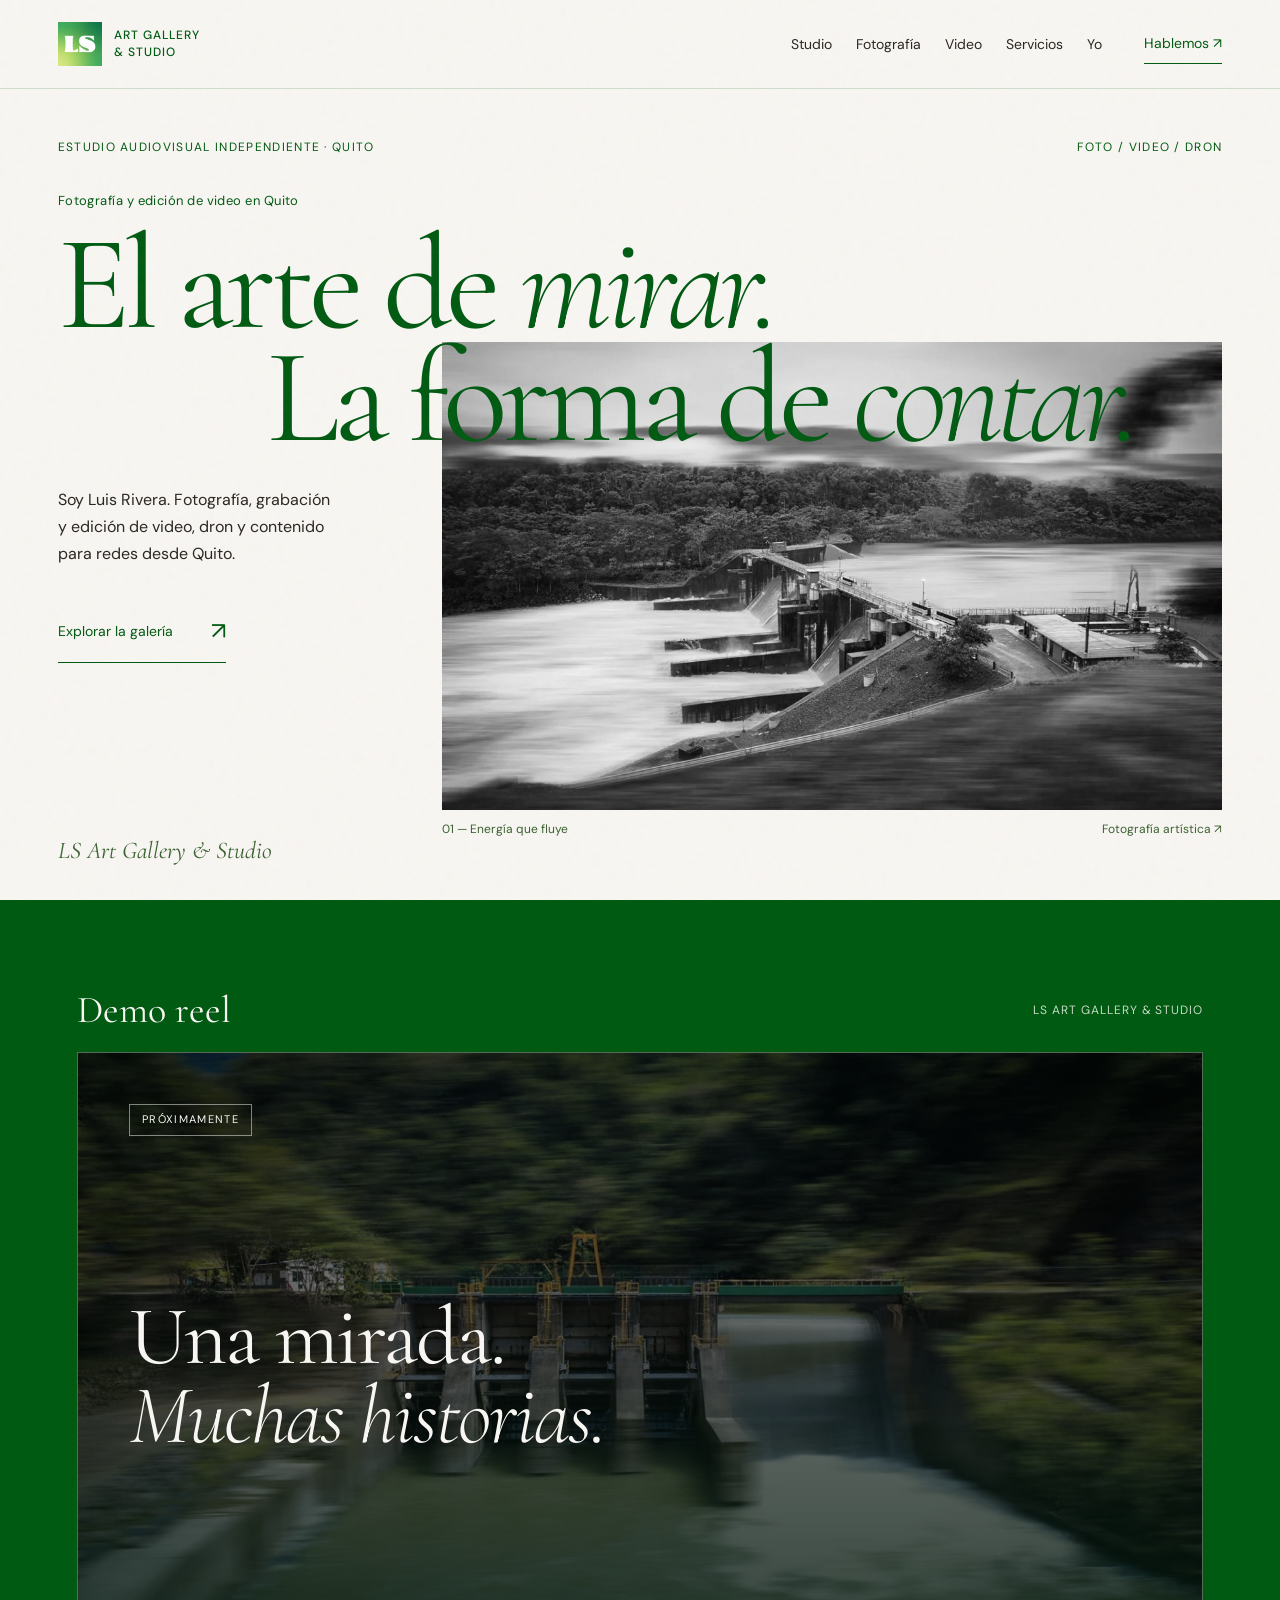
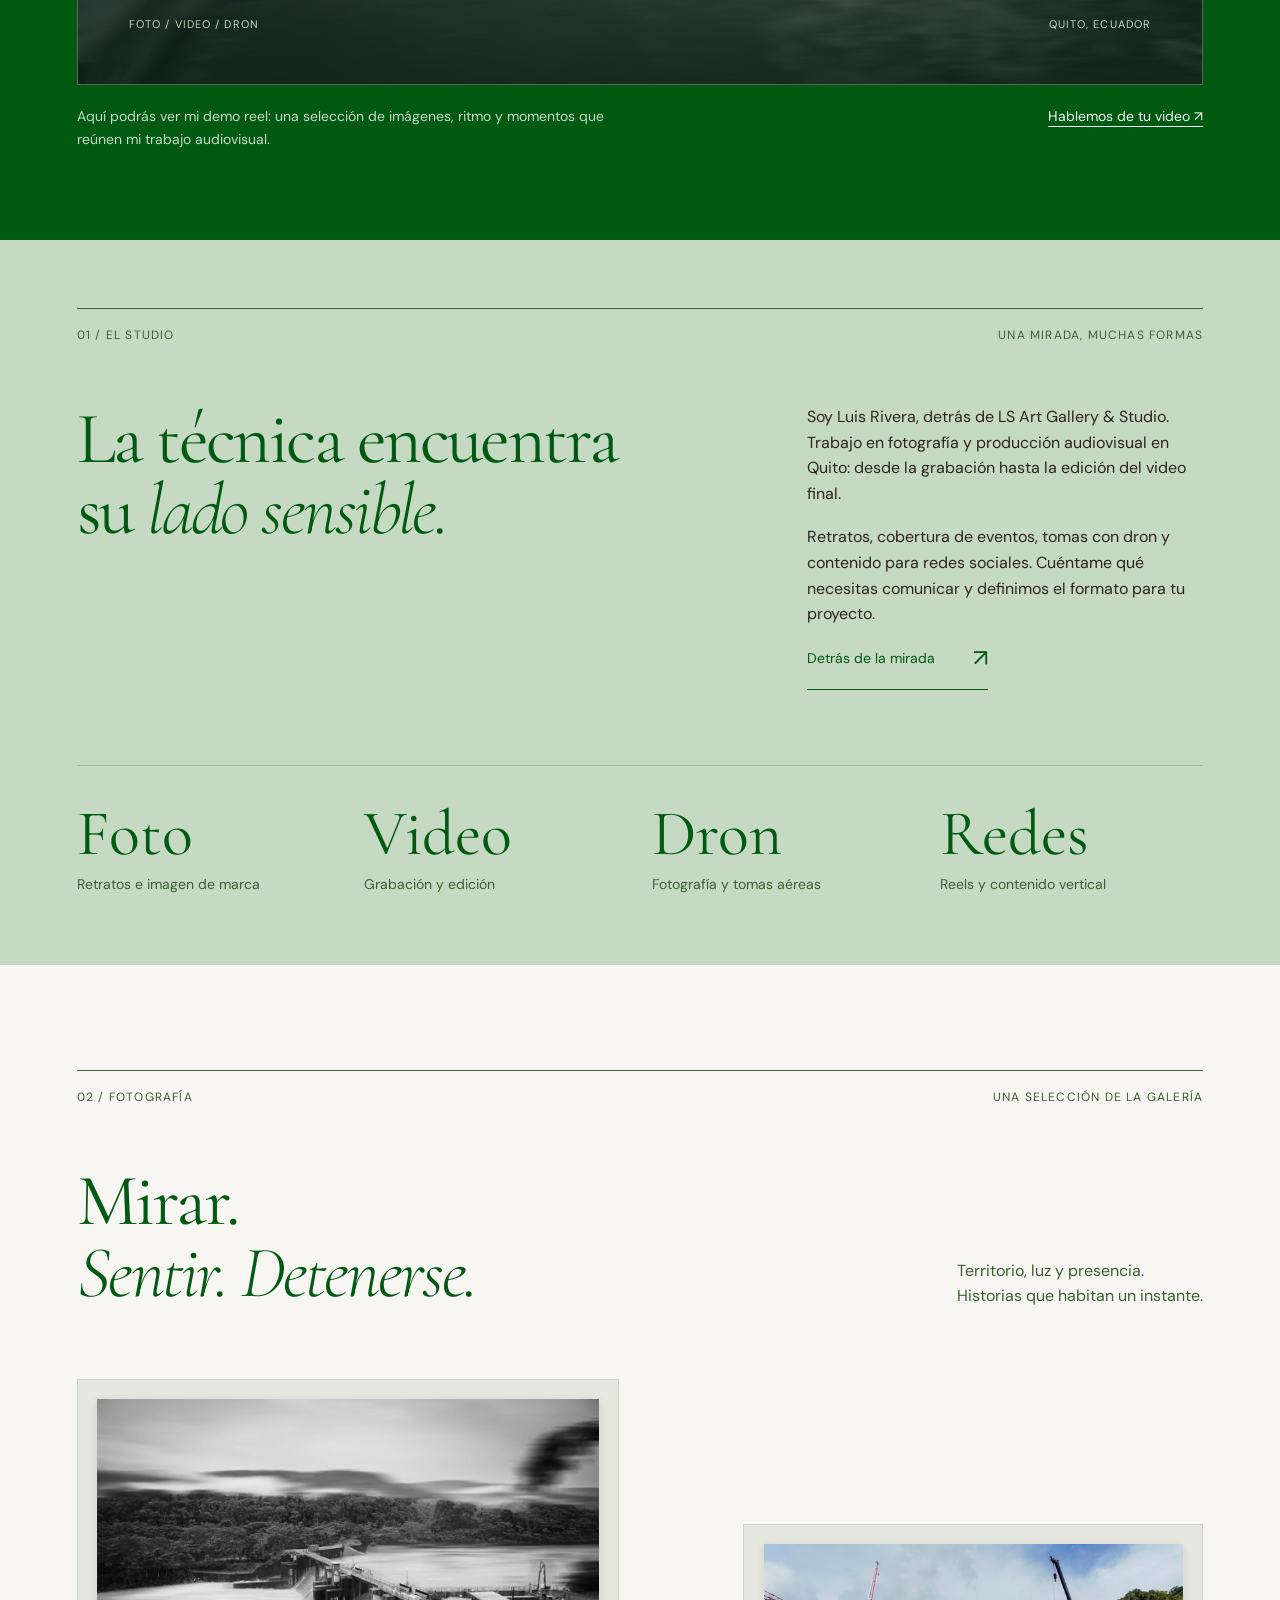
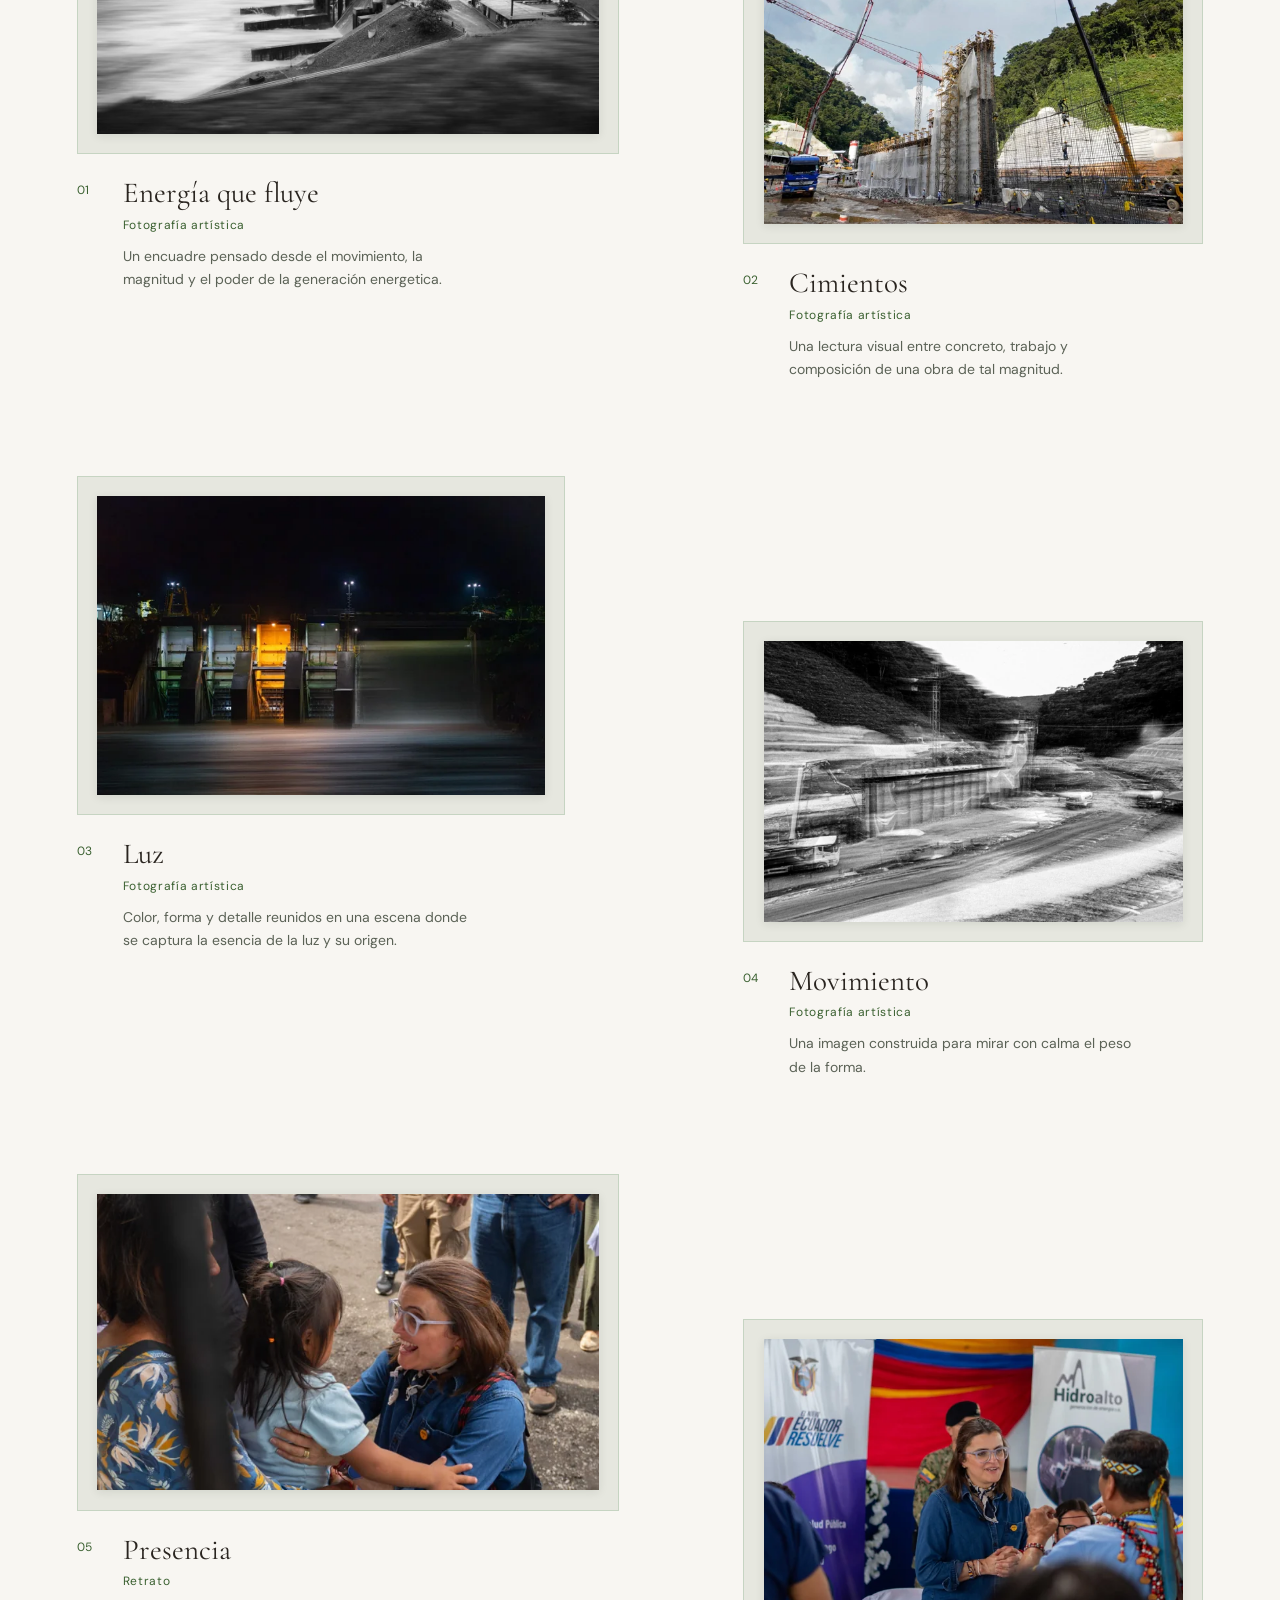
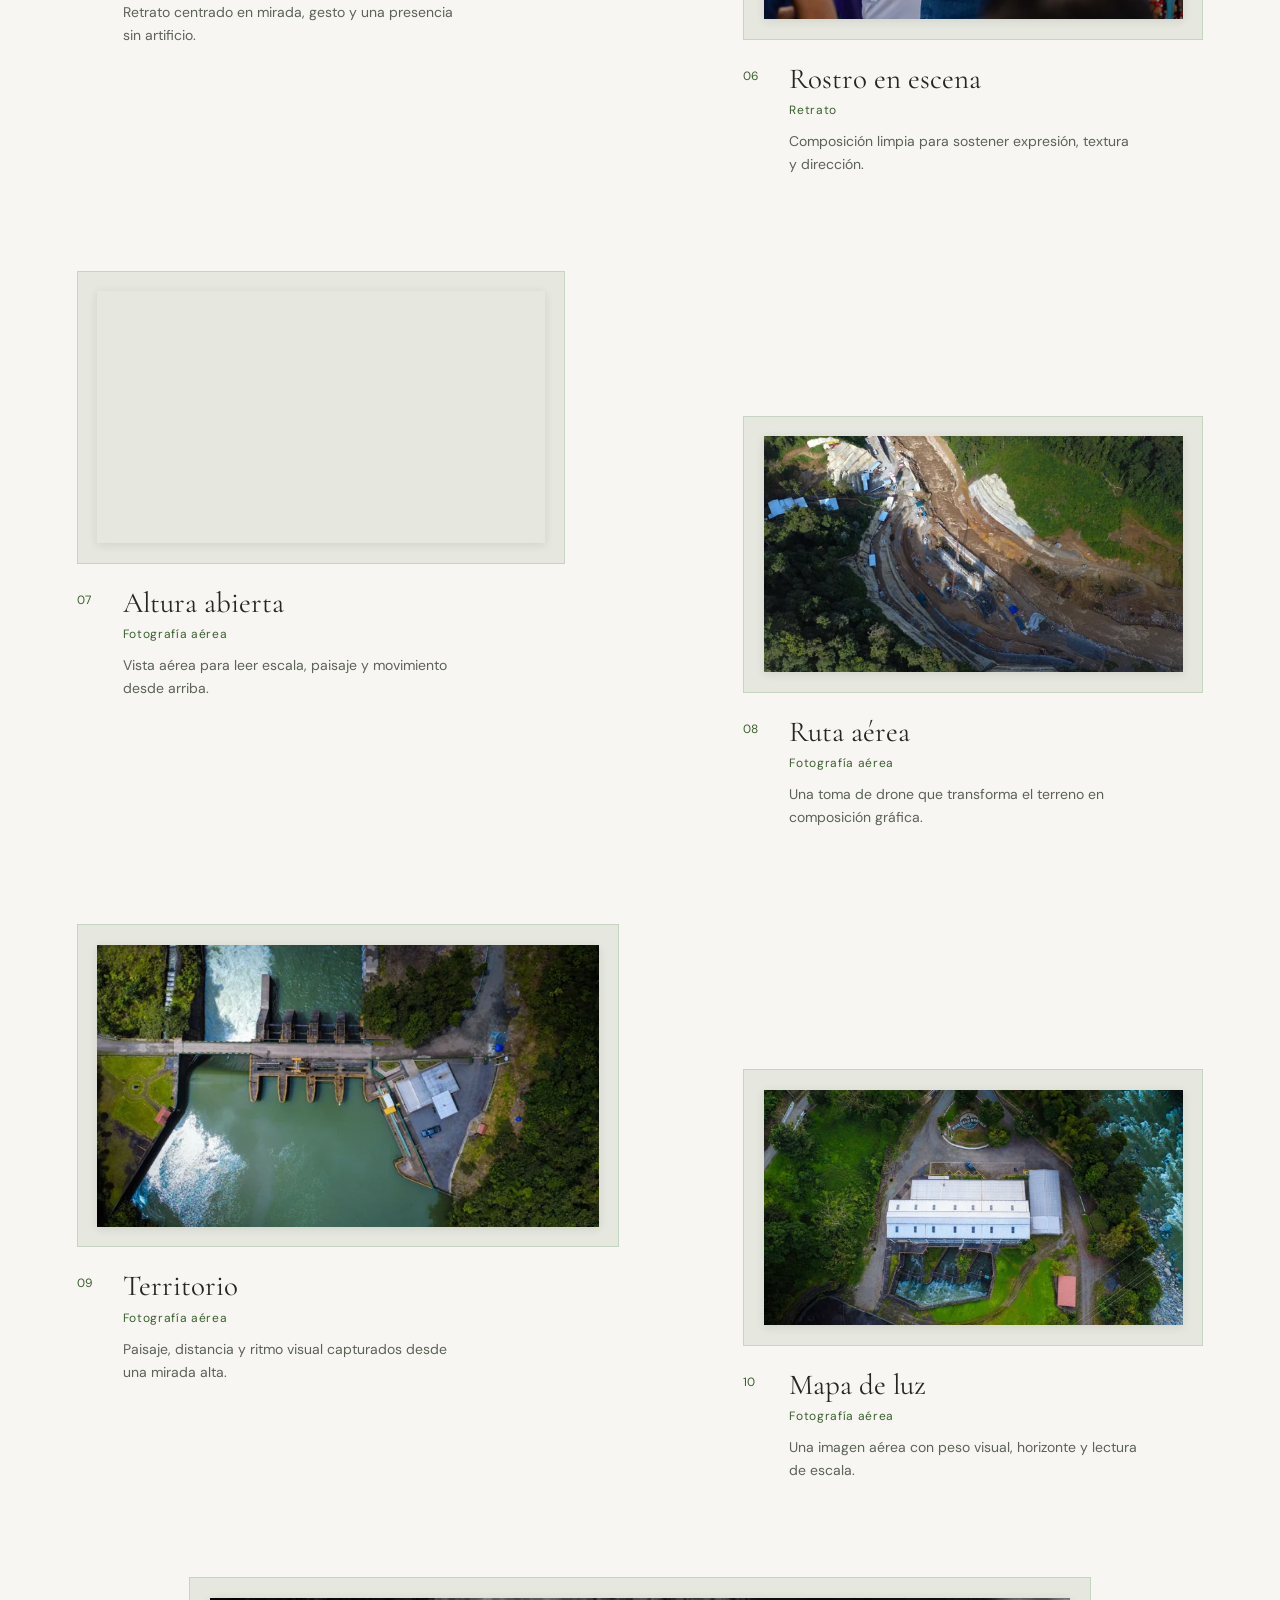
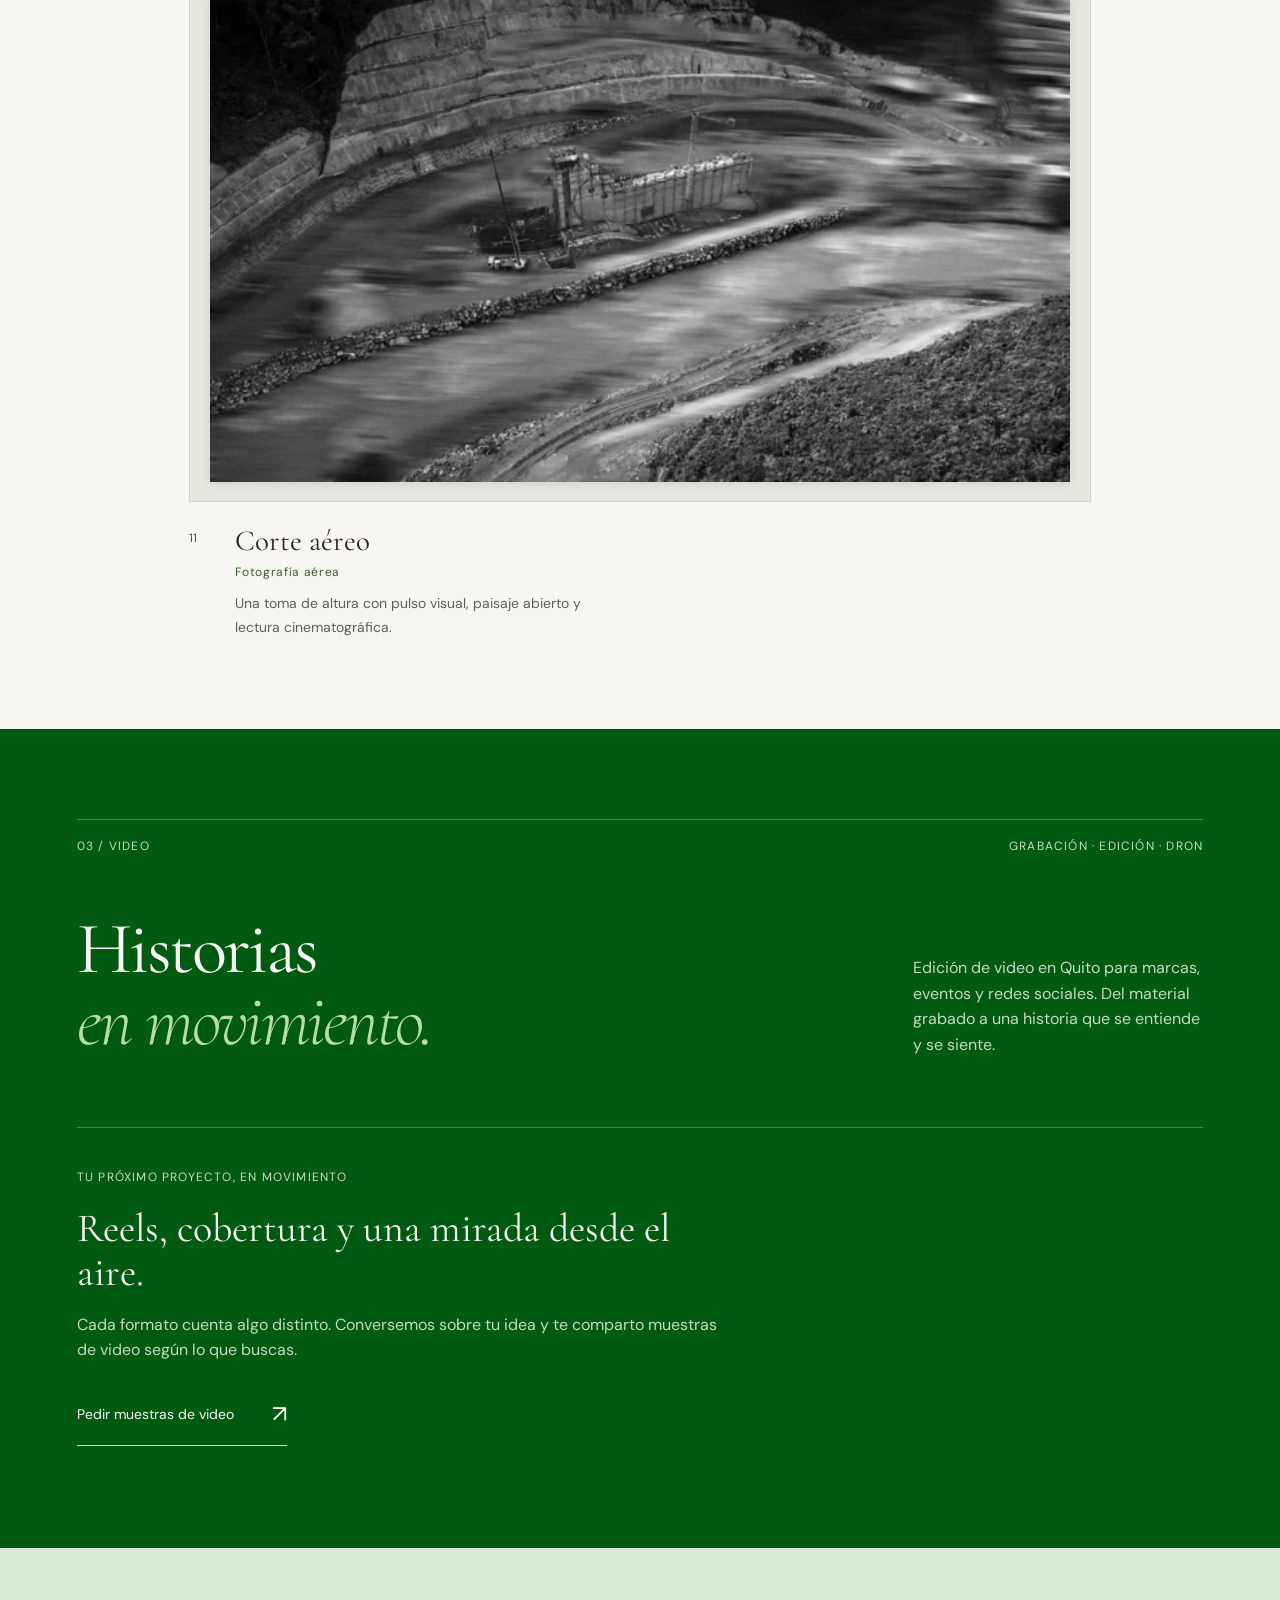
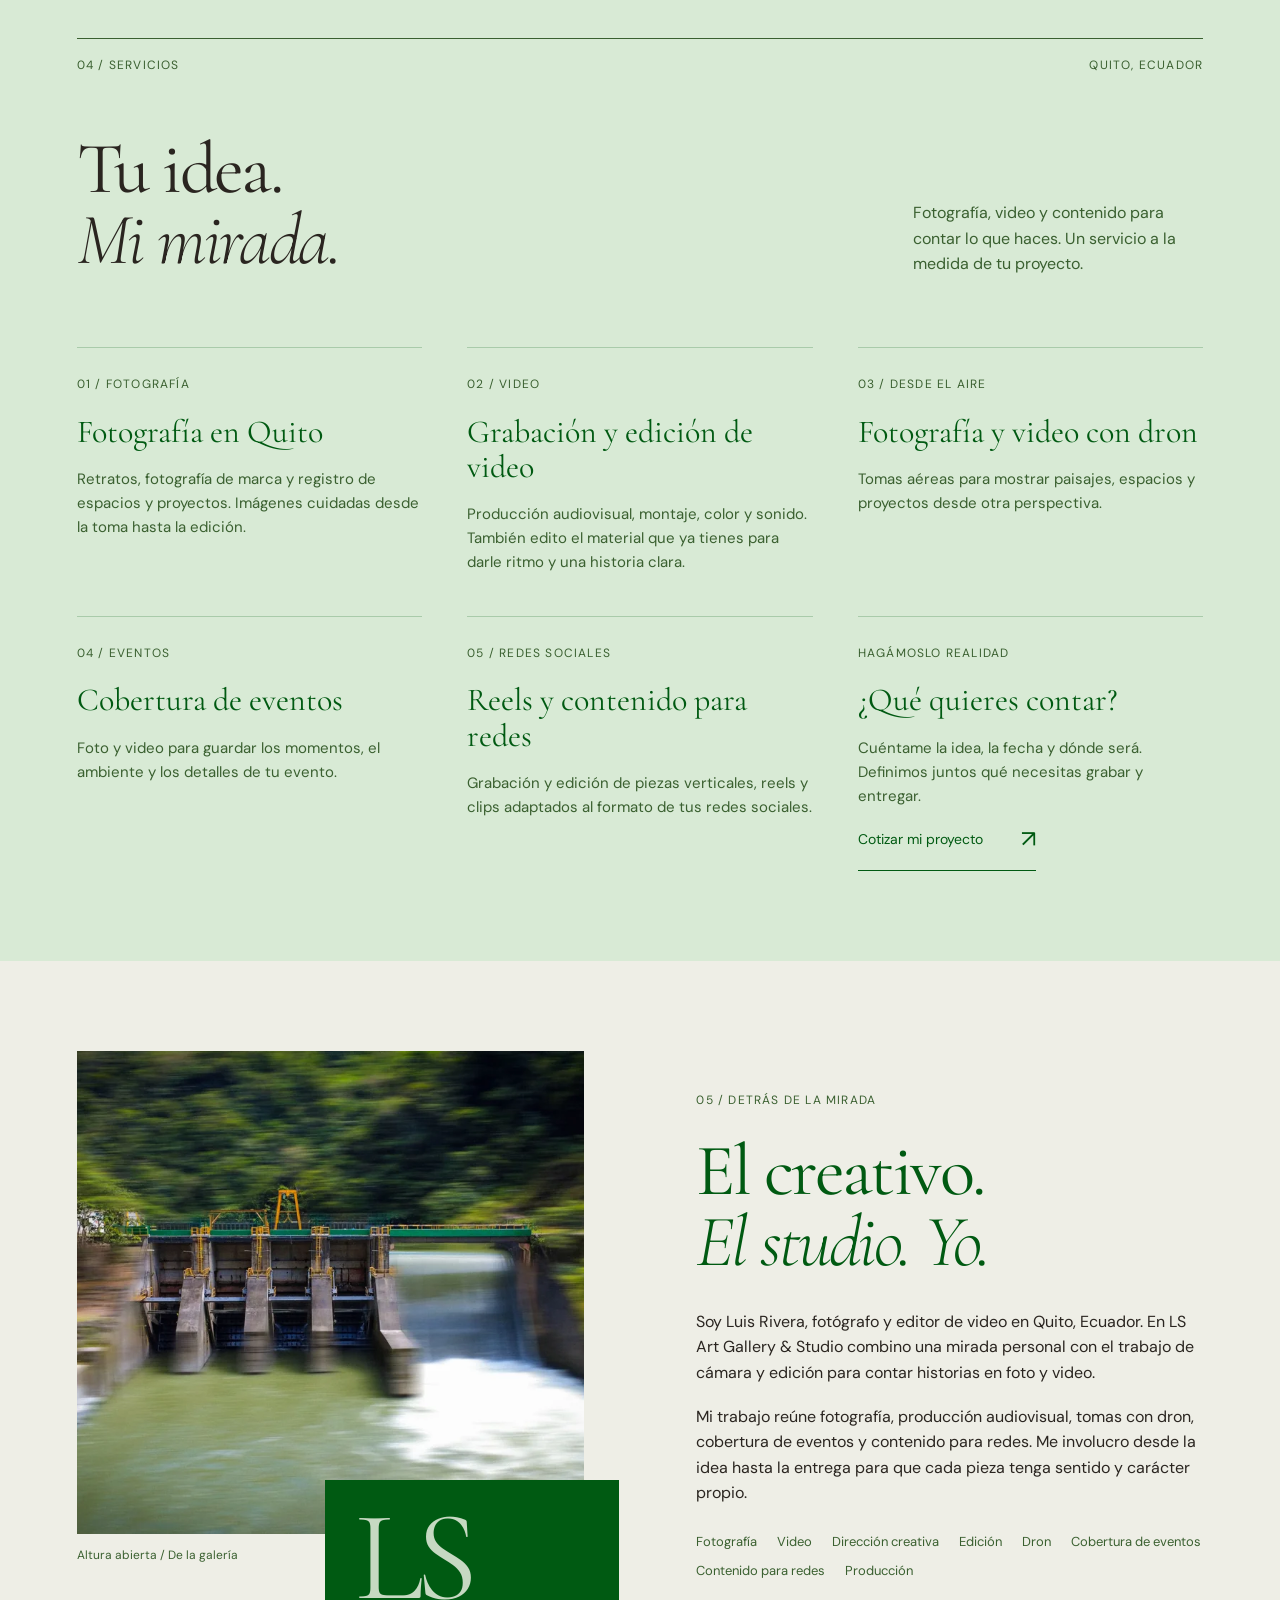
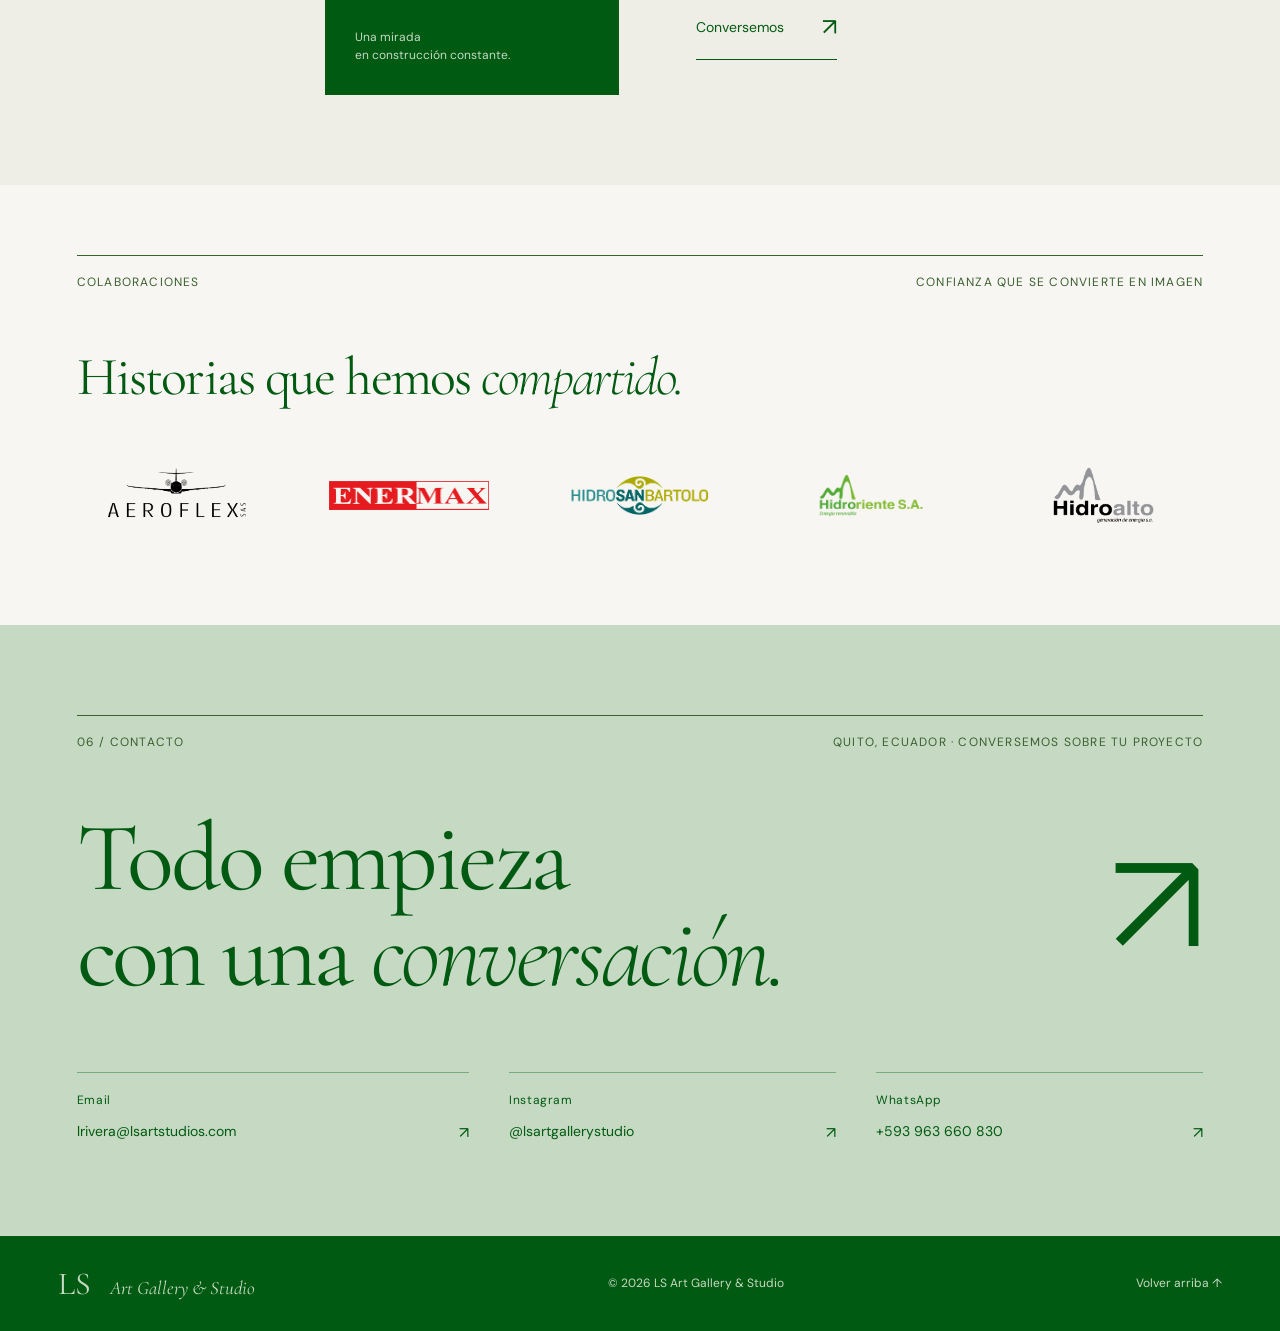
<file: index.html>
<!DOCTYPE html>
<html lang="es">
<head>
<meta charset="UTF-8"/>
<meta name="viewport" content="width=device-width,initial-scale=1.0"/>
<meta name="google-site-verification" content="XpFqSykNkZOobCgNBsXsGVSF9Mt09kRxh77N28MkaJw" />
<title>Editor de video y fotógrafo en Quito | LS Art Studio</title>
<meta name="description" content="Luis Rivera: fotografía, grabación y edición de video en Quito. Tomas con dron, cobertura de eventos y contenido para redes sociales. Cotiza tu proyecto."/>
<link rel="canonical" href="https://lsartstudios.com/">
<meta name="robots" content="index,follow,max-image-preview:large">
<meta property="og:type" content="website">
<meta property="og:locale" content="es_EC">
<meta property="og:site_name" content="LS Art Gallery &amp; Studio">
<meta property="og:title" content="Editor de video y fotógrafo en Quito | LS Art Studio">
<meta property="og:description" content="Luis Rivera: fotografía, grabación y edición de video en Quito. Tomas con dron, cobertura de eventos y contenido para redes sociales. Cotiza tu proyecto.">
<meta property="og:url" content="https://lsartstudios.com/">
<meta property="og:image" content="https://lsartstudios.com/ls-final/images/optimized/1-1800.webp">
<meta property="og:image:alt" content="Fotografía de una central hidroeléctrica entre montañas, por LS Art Gallery &amp; Studio">
<meta name="twitter:card" content="summary_large_image">
<meta name="twitter:title" content="Editor de video y fotógrafo en Quito | LS Art Studio">
<meta name="twitter:description" content="Luis Rivera: fotografía, grabación y edición de video en Quito. Tomas con dron, cobertura de eventos y contenido para redes sociales. Cotiza tu proyecto.">
<meta name="twitter:image" content="https://lsartstudios.com/ls-final/images/optimized/1-1800.webp">
<link rel="icon" type="image/png" href="/ls-final/images/logo.png">
<link rel="apple-touch-icon" href="/ls-final/images/logo.png">
<link rel="preconnect" href="https://fonts.googleapis.com">
<link href="https://fonts.googleapis.com/css2?family=Cormorant+Garamond:ital,wght@0,300;0,400;0,600;1,300;1,400&family=DM+Sans:opsz,wght@9..40,300;9..40,400;9..40,500&display=swap" rel="stylesheet">
<link rel="stylesheet" href="/ls-final/assets/gallery.css">
<script type="application/ld+json">{"@context": "https://schema.org", "@graph": [{"@type": "ProfessionalService", "@id": "https://lsartstudios.com/#studio", "name": "LS Art Gallery & Studio", "url": "https://lsartstudios.com/", "description": "Luis Rivera: fotografía, grabación y edición de video en Quito. Tomas con dron, cobertura de eventos y contenido para redes sociales. Cotiza tu proyecto.", "image": "https://lsartstudios.com/ls-final/images/optimized/1-1800.webp", "telephone": "+593963660830", "email": "lrivera@lsartstudios.com", "areaServed": {"@type": "City", "name": "Quito"}, "founder": {"@type": "Person", "name": "Luis Rivera", "jobTitle": "Fotógrafo y editor de video"}, "sameAs": ["https://instagram.com/lsartgallerystudio"], "hasOfferCatalog": {"@type": "OfferCatalog", "name": "Servicios audiovisuales en Quito", "itemListElement": [{"@type": "Offer", "itemOffered": {"@type": "Service", "name": "Fotografía"}}, {"@type": "Offer", "itemOffered": {"@type": "Service", "name": "Grabación y edición de video"}}, {"@type": "Offer", "itemOffered": {"@type": "Service", "name": "Fotografía y video con dron"}}, {"@type": "Offer", "itemOffered": {"@type": "Service", "name": "Cobertura de eventos"}}, {"@type": "Offer", "itemOffered": {"@type": "Service", "name": "Contenido para redes sociales"}}]}}, {"@type": "WebSite", "@id": "https://lsartstudios.com/#website", "name": "LS Art Gallery & Studio", "url": "https://lsartstudios.com/", "inLanguage": "es-EC"}]}</script>
</head>
<body><a class="skip-link" href="#contenido">Saltar al contenido</a>
<header id="nav"><a href="#inicio" class="nlogo" aria-label="LS Art Gallery & Studio, inicio"><img src="/ls-final/images/logo.png" alt="LS" width="44" height="44"><span class="brand-name">Art Gallery<br>&amp; Studio</span></a>
<button class="menu-toggle" id="menu-toggle" aria-expanded="false" aria-controls="navigation">Menú <span aria-hidden="true">＋</span></button>
<nav id="navigation" aria-label="Navegación principal"><a href="#studio">Studio</a><a href="#fotografia">Fotografía</a><a href="#video">Video</a><a href="#servicios">Servicios</a><a href="#sobre-mi">Yo</a><a class="nav-contact" href="#contacto">Hablemos ↗</a></nav></header><main id="contenido"><section id="inicio" aria-labelledby="hero-title">
<div class="gallery-kicker"><span>Estudio audiovisual independiente · Quito</span><span>Foto / Video / Dron</span></div>
<h1 class="gallery-title" id="hero-title"><span class="hero-service">Fotografía y edición de video en Quito</span>El arte de <em>mirar.</em><span class="second-line">La forma de <em>contar.</em></span></h1>
<figure class="hero-art"><button type="button" onclick="olb('photo','p1')" aria-label="Ampliar fotografía Energía que fluye"><img src="/ls-final/images/optimized/1-1800.webp" srcset="/ls-final/images/optimized/1-640.webp 640w, /ls-final/images/optimized/1-1200.webp 1200w, /ls-final/images/optimized/1-1800.webp 1800w" sizes="(max-width: 700px) 88vw, 61vw" alt="Fotografía en blanco y negro de una central hidroeléctrica entre montañas" fetchpriority="high" width="1600" height="1067"></button><figcaption><span>01 — Energía que fluye</span><span>Fotografía artística ↗</span></figcaption></figure>
<div class="hero-note"><p>Soy Luis Rivera. Fotografía, grabación y edición de video, dron y contenido para redes desde Quito.</p><a class="gallery-link" href="#fotografia">Explorar la galería <span aria-hidden="true">↗</span></a></div>
<p class="hero-index">LS Art Gallery &amp; Studio</p>
</section>
<section id="demo-reel" class="reel-section video-section section-pad" aria-labelledby="reel-title"><div class="demo-reel">
<div class="reel-heading"><h2 id="reel-title">Demo reel</h2><span>LS Art Gallery &amp; Studio</span></div>
<div class="reel-screen" id="reel-screen">
<img src="/ls-final/images/optimized/Drone-1200.webp" alt="Vista aérea del paisaje, fotografía de LS Art Gallery &amp; Studio" width="1200" height="800" loading="lazy">
<div class="reel-cover" id="reel-cover"><span class="reel-status">Próximamente</span><p class="reel-title">Una mirada.<br><em>Muchas historias.</em></p><div class="reel-bottom"><span>Foto / Video / Dron</span><span>Quito, Ecuador</span></div></div>
</div>
<div class="reel-caption"><p id="reel-description">Aquí podrás ver mi demo reel: una selección de imágenes, ritmo y momentos que reúnen mi trabajo audiovisual.</p><a href="https://wa.me/593963660830?text=Hola%20Luis%2C%20me%20interesa%20conocer%20tu%20trabajo%20audiovisual." target="_blank" rel="noopener noreferrer">Hablemos de tu video ↗</a></div>
</div></section>
<section id="studio" class="studio section-pad" aria-labelledby="studio-title">
<div class="section-label"><span>01 / El studio</span><span>Una mirada, muchas formas</span></div>
<div class="studio-intro"><h2 id="studio-title">La técnica encuentra<br>su <em>lado sensible.</em></h2><div><p>Soy Luis Rivera, detrás de LS Art Gallery &amp; Studio. Trabajo en fotografía y producción audiovisual en Quito: desde la grabación hasta la edición del video final.</p><p>Retratos, cobertura de eventos, tomas con dron y contenido para redes sociales. Cuéntame qué necesitas comunicar y definimos el formato para tu proyecto.</p><a class="gallery-link" href="#sobre-mi">Detrás de la mirada <span aria-hidden="true">↗</span></a></div></div>
<div class="studio-stats"><div><strong>Foto</strong><span>Retratos e imagen de marca</span></div><div><strong>Video</strong><span>Grabación y edición</span></div><div><strong>Dron</strong><span>Fotografía y tomas aéreas</span></div><div><strong>Redes</strong><span>Reels y contenido vertical</span></div></div>
</section>
<section id="fotografia" class="photo-section section-pad" aria-labelledby="photo-title"><div class="section-label"><span>02 / Fotografía</span><span>Una selección de la galería</span></div><div class="section-heading"><h2 id="photo-title">Mirar.<br><em>Sentir. Detenerse.</em></h2><p>Territorio, luz y presencia.<br>Historias que habitan un instante.</p></div><div class="photo-grid" id="pgrid"></div><noscript><p>Activa JavaScript para recorrer las fichas de la galería.</p><img src="/ls-final/images/1.jpeg" alt="Energía que fluye" width="800"></noscript></section>
<section id="video" class="video-section section-pad" aria-labelledby="video-title"><div class="section-label"><span>03 / Video</span><span>Grabación · Edición · Dron</span></div><div class="section-heading"><h2 id="video-title">Historias<br><em>en movimiento.</em></h2><p>Edición de video en Quito para marcas, eventos y redes sociales. Del material grabado a una historia que se entiende y se siente.</p></div><div class="video-list" id="vgrid"></div><div id="video-empty" class="video-empty"><p class="eyebrow">Tu próximo proyecto, en movimiento</p><h3>Reels, cobertura y una mirada desde el aire.</h3><p>Cada formato cuenta algo distinto. Conversemos sobre tu idea y te comparto muestras de video según lo que buscas.</p><a class="gallery-link" href="https://wa.me/593963660830?text=Hola%20Luis%2C%20quisiera%20ver%20muestras%20de%20tus%20videos." target="_blank" rel="noopener noreferrer">Pedir muestras de video <span aria-hidden="true">↗</span></a></div></section>
<section id="servicios" class="design-section section-pad" aria-labelledby="services-title"><div class="section-label"><span>04 / Servicios</span><span>Quito, Ecuador</span></div><div class="section-heading"><h2 id="services-title">Tu idea.<br><em>Mi mirada.</em></h2><p>Fotografía, video y contenido para contar lo que haces. Un servicio a la medida de tu proyecto.</p></div><div class="services-grid">
<article><span class="eyebrow">01 / Fotografía</span><h3>Fotografía en Quito</h3><p>Retratos, fotografía de marca y registro de espacios y proyectos. Imágenes cuidadas desde la toma hasta la edición.</p></article>
<article><span class="eyebrow">02 / Video</span><h3>Grabación y edición de video</h3><p>Producción audiovisual, montaje, color y sonido. También edito el material que ya tienes para darle ritmo y una historia clara.</p></article>
<article><span class="eyebrow">03 / Desde el aire</span><h3>Fotografía y video con dron</h3><p>Tomas aéreas para mostrar paisajes, espacios y proyectos desde otra perspectiva.</p></article>
<article><span class="eyebrow">04 / Eventos</span><h3>Cobertura de eventos</h3><p>Foto y video para guardar los momentos, el ambiente y los detalles de tu evento.</p></article>
<article><span class="eyebrow">05 / Redes sociales</span><h3>Reels y contenido para redes</h3><p>Grabación y edición de piezas verticales, reels y clips adaptados al formato de tus redes sociales.</p></article>
<article class="service-contact"><span class="eyebrow">Hagámoslo realidad</span><h3>¿Qué quieres contar?</h3><p>Cuéntame la idea, la fecha y dónde será. Definimos juntos qué necesitas grabar y entregar.</p><a class="gallery-link" href="#contacto">Cotizar mi proyecto <span aria-hidden="true">↗</span></a></article>
</div></section>
<section id="sobre-mi" class="about-section section-pad" aria-labelledby="about-title"><div class="about-art"><img src="/ls-final/images/optimized/Drone-1200.webp" alt="Una mirada aérea al paisaje y la arquitectura de una central hidroeléctrica" width="1200" height="800" loading="lazy"><span class="art-caption">Altura abierta / De la galería</span><div class="studio-mark" aria-hidden="true">LS<span>Una mirada<br>en construcción constante.</span></div></div><div class="about-copy"><span class="eyebrow">05 / Detrás de la mirada</span><h2 id="about-title">El creativo.<br><em>El studio. Yo.</em></h2><p>Soy Luis Rivera, fotógrafo y editor de video en Quito, Ecuador. En LS Art Gallery &amp; Studio combino una mirada personal con el trabajo de cámara y edición para contar historias en foto y video.</p><p>Mi trabajo reúne fotografía, producción audiovisual, tomas con dron, cobertura de eventos y contenido para redes. Me involucro desde la idea hasta la entrega para que cada pieza tenga sentido y carácter propio.</p><div class="skills"><span>Fotografía</span><span>Video</span><span>Dirección creativa</span><span>Edición</span><span>Dron</span><span>Cobertura de eventos</span><span>Contenido para redes</span><span>Producción</span></div><a class="gallery-link" href="#contacto">Conversemos <span aria-hidden="true">↗</span></a></div></section>
<section id="clientes" class="clients-section section-pad" aria-labelledby="clients-title"><div class="section-label"><span>Colaboraciones</span><span>Confianza que se convierte en imagen</span></div><h2 id="clients-title">Historias que hemos <em>compartido.</em></h2><div class="client-logos"><div class="client-logo"><img src="/ls-final/images/Aeroflex.png" alt="Aeroflex" loading="lazy" width="200" height="85"></div><div class="client-logo"><img src="/ls-final/images/client-enermax.png" alt="Enermax S.A." loading="lazy" width="200" height="85"></div><div class="client-logo"><img src="/ls-final/images/client-hidrosanbartolo.png" alt="Hidrosanbartolo" loading="lazy" width="200" height="85"></div><div class="client-logo"><img src="/ls-final/images/Hidroriente.png" alt="Hidroriente S.A." loading="lazy" width="200" height="85"></div><div class="client-logo"><img src="/ls-final/images/client-hidroalto.png" alt="Hidroalto Generación de Energía S.A." loading="lazy" width="200" height="85"></div></div></section>
<section id="contacto" class="contact-section section-pad" aria-labelledby="contact-title"><div class="section-label"><span>06 / Contacto</span><span>Quito, Ecuador · Conversemos sobre tu proyecto</span></div><div class="contact-heading"><h2 id="contact-title">Todo empieza<br>con una <em>conversación.</em></h2><a class="contact-arrow" href="mailto:lrivera@lsartstudios.com" aria-label="Escribir un correo a LS Art Gallery & Studio">↗</a></div><div class="contact-links"><a href="mailto:lrivera@lsartstudios.com"><span>Email</span><strong>lrivera@lsartstudios.com</strong><span aria-hidden="true">↗</span></a><a href="https://instagram.com/lsartgallerystudio" target="_blank" rel="noopener noreferrer"><span>Instagram</span><strong>@lsartgallerystudio</strong><span aria-hidden="true">↗</span></a><a href="https://wa.me/593963660830" target="_blank" rel="noopener noreferrer"><span>WhatsApp</span><strong>+593 963 660 830</strong><span aria-hidden="true">↗</span></a></div></section>
</main><footer><a class="footer-brand" href="#inicio">LS <em>Art Gallery &amp; Studio</em></a><p>© 2026 LS Art Gallery &amp; Studio</p><a href="#inicio">Volver arriba ↑</a></footer>
<dialog id="art-dialog" aria-labelledby="dialog-title"><div class="dialog-toolbar"><span id="dialog-count"></span><button id="dialog-close" type="button" aria-label="Cerrar ficha">Cerrar ×</button></div><div id="dialog-content"></div><div class="dialog-navigation"><button id="dialog-prev" type="button">← Anterior</button><button id="dialog-next" type="button">Siguiente →</button></div></dialog>
<script src="/ls-final/assets/portfolio-data.js"></script><script src="/ls-final/assets/gallery.js"></script>
</body></html>
</file>
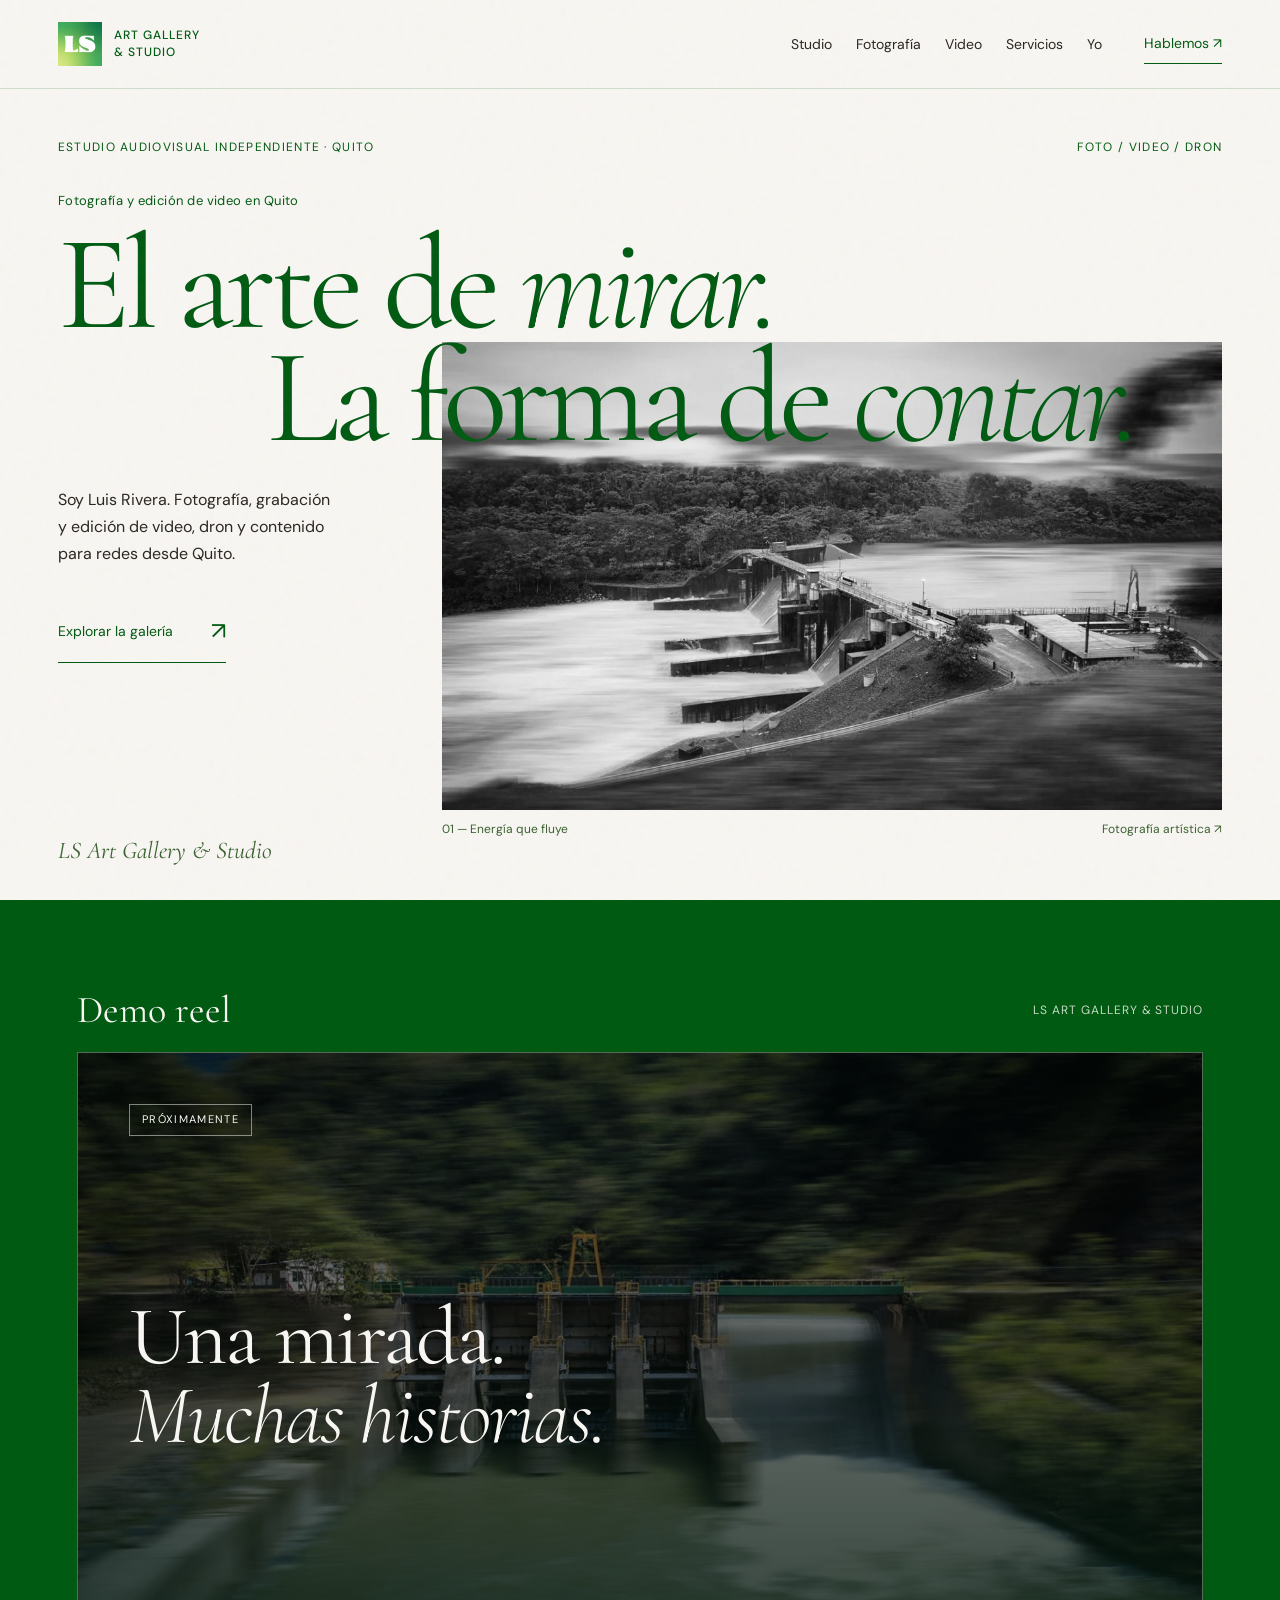
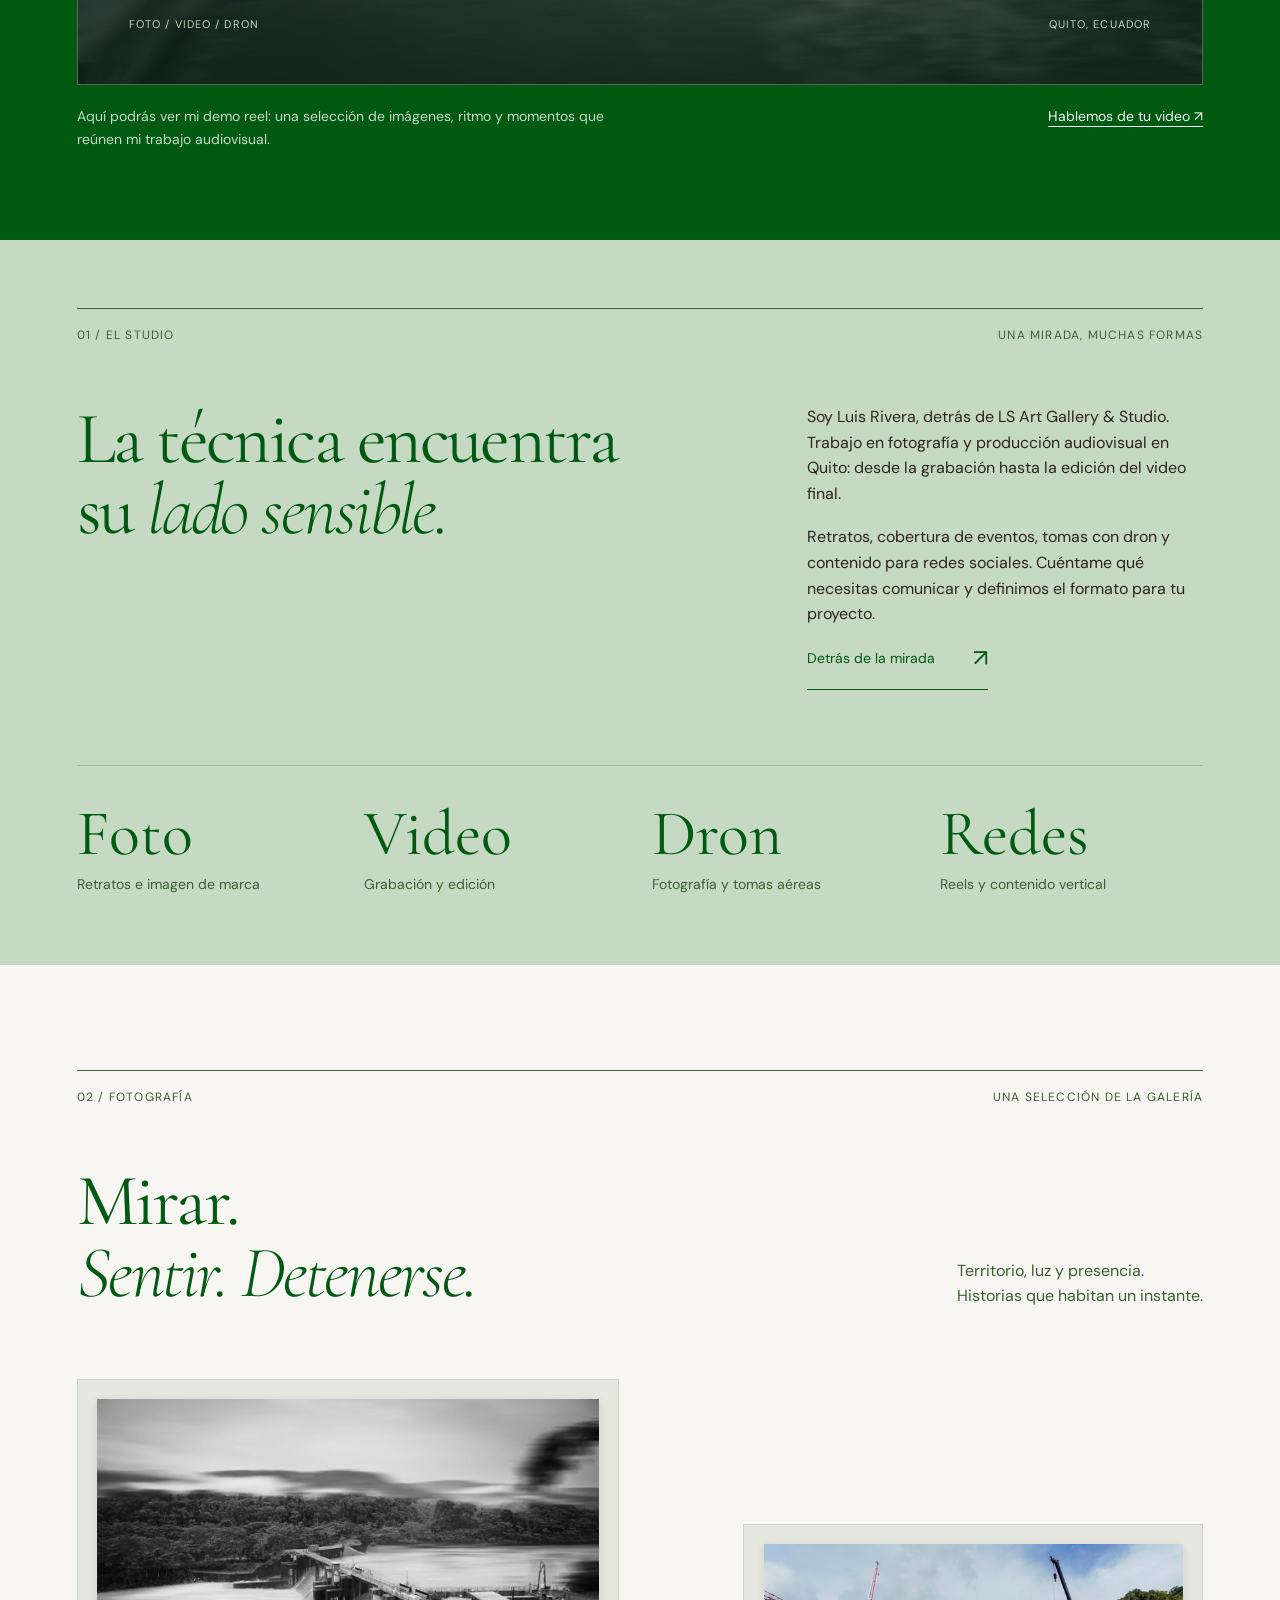
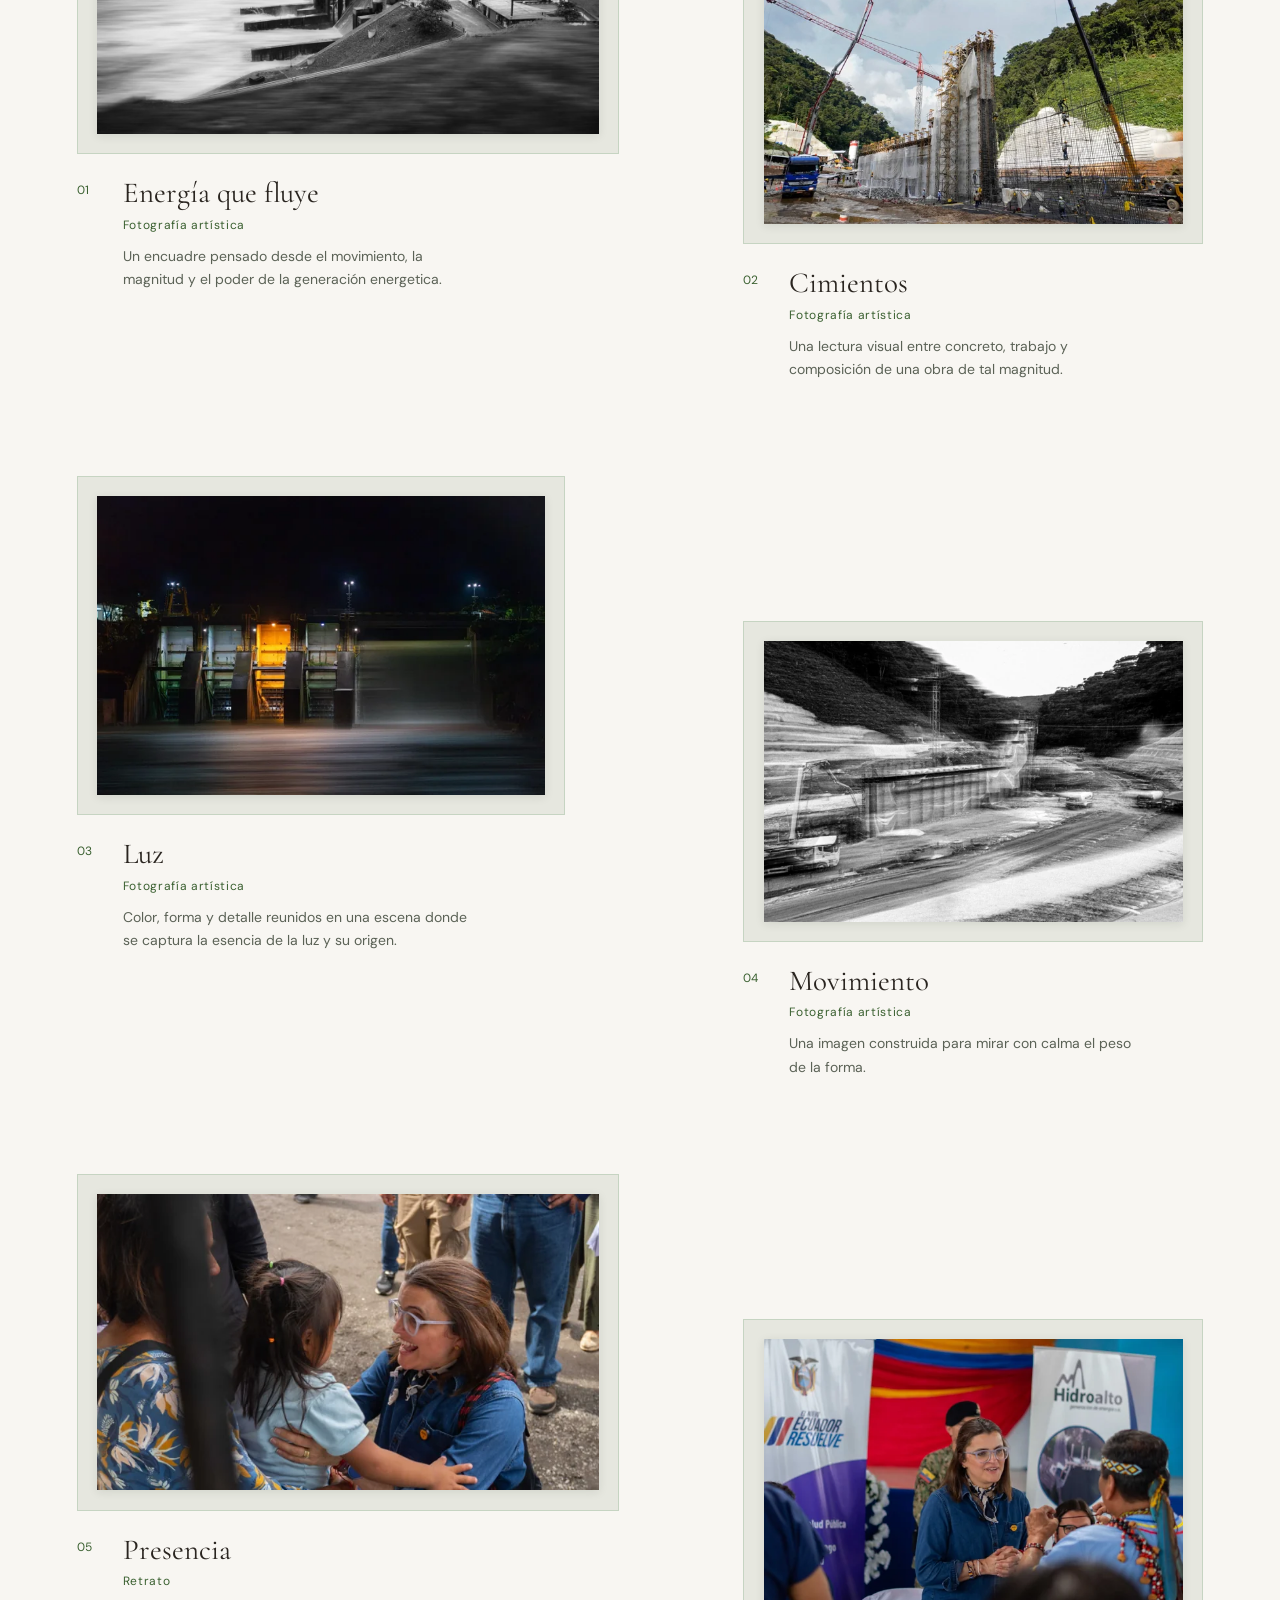
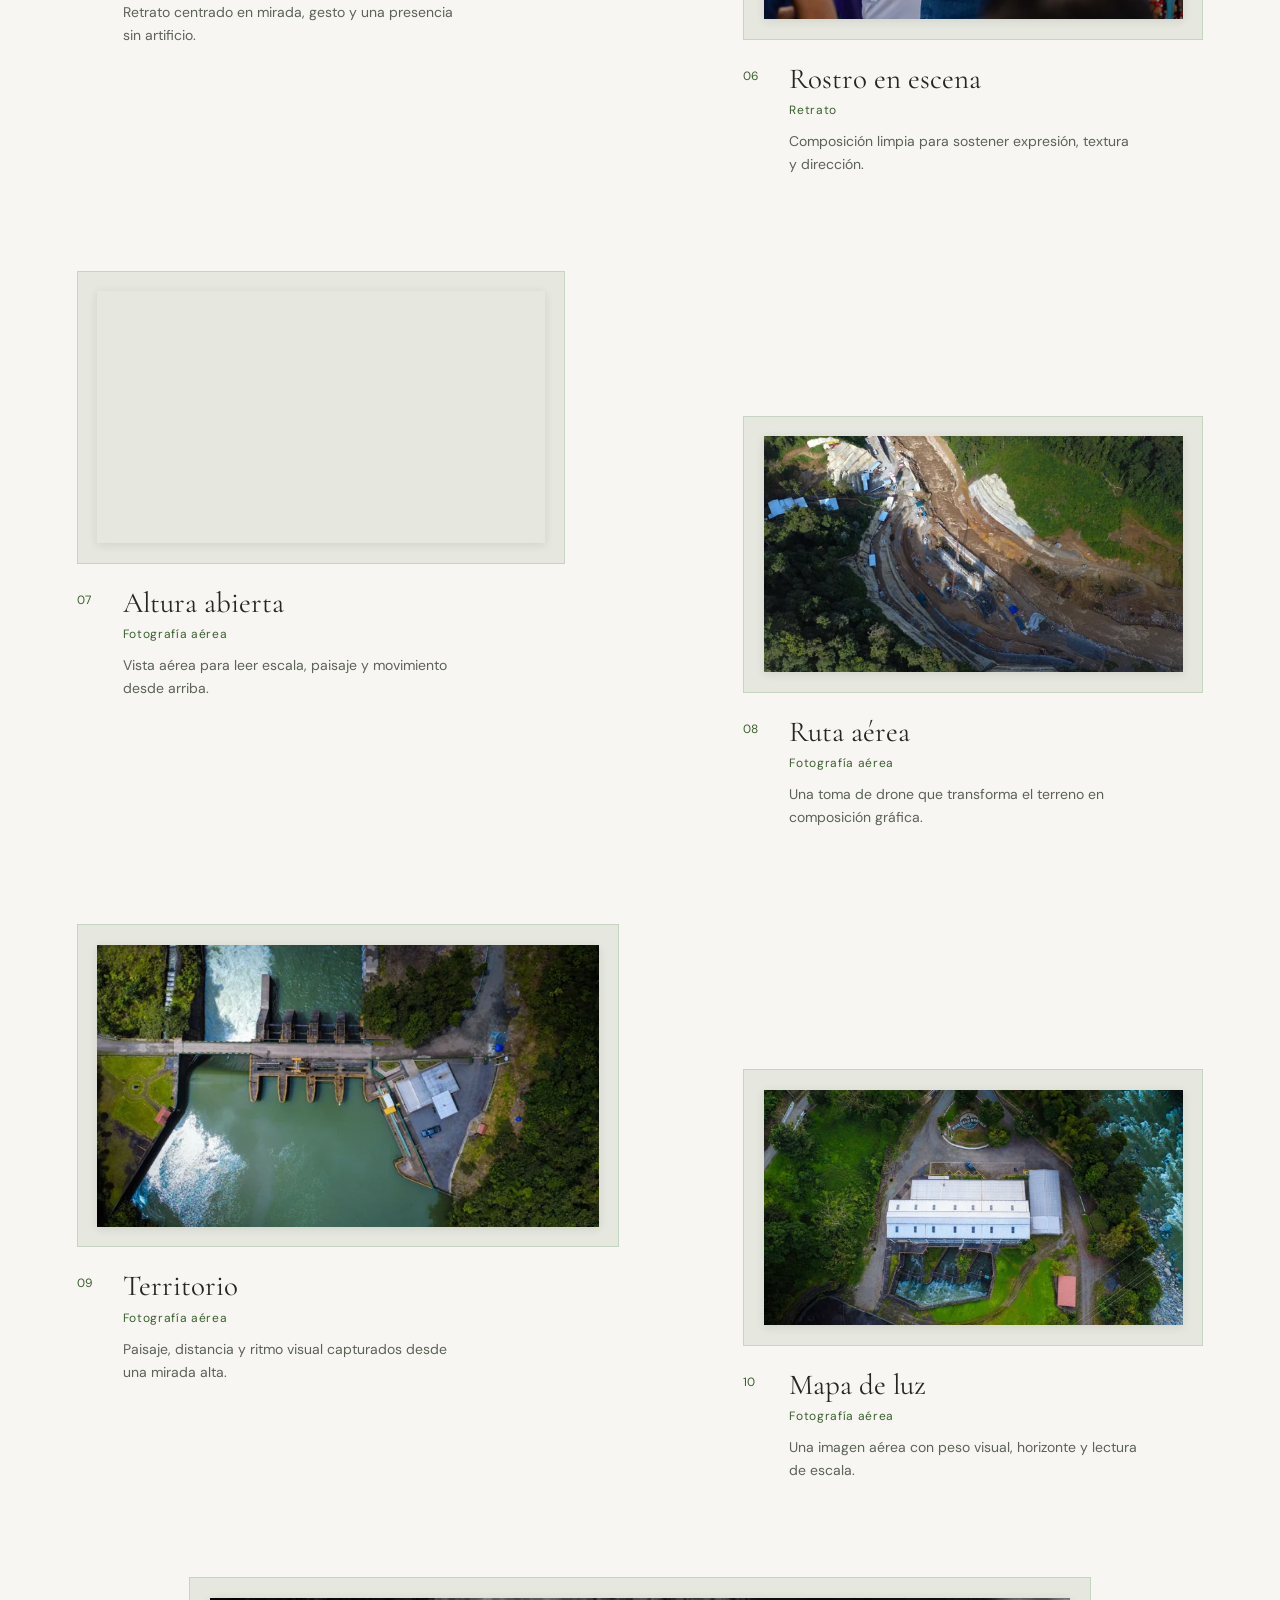
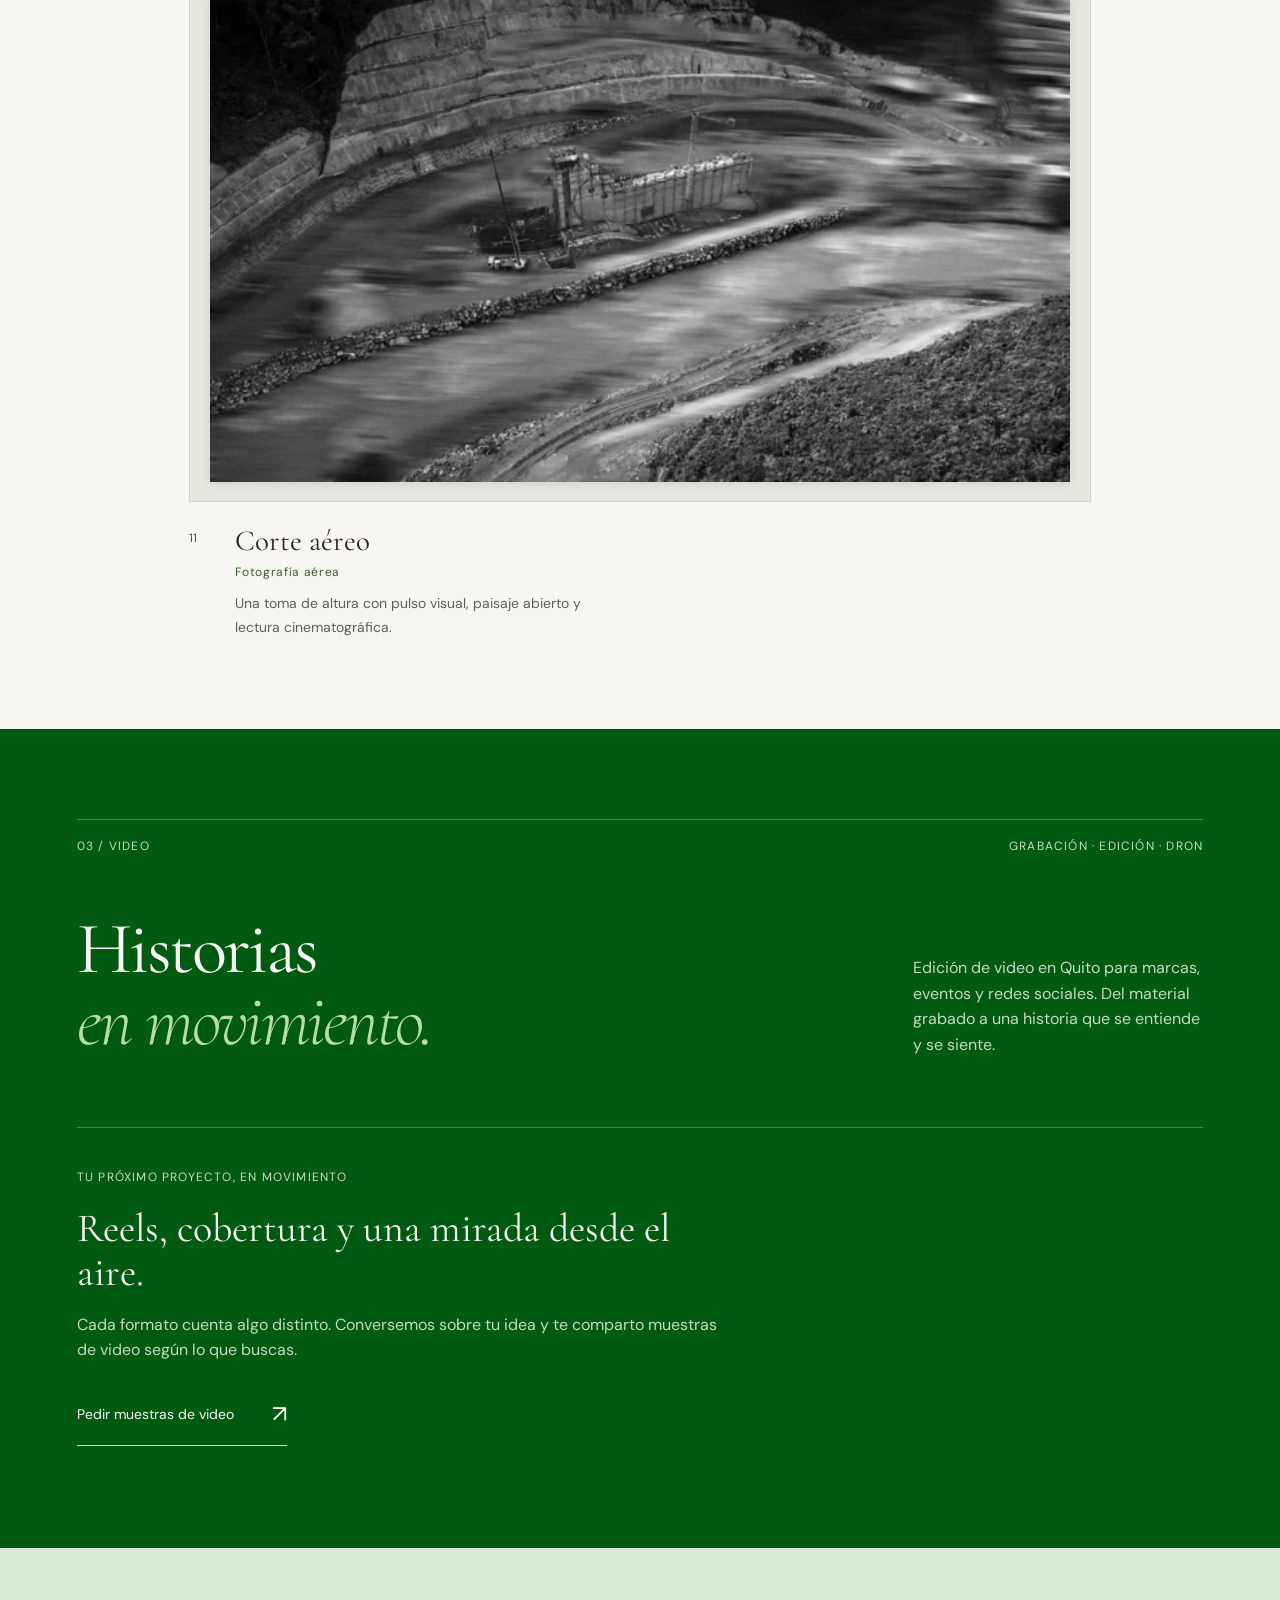
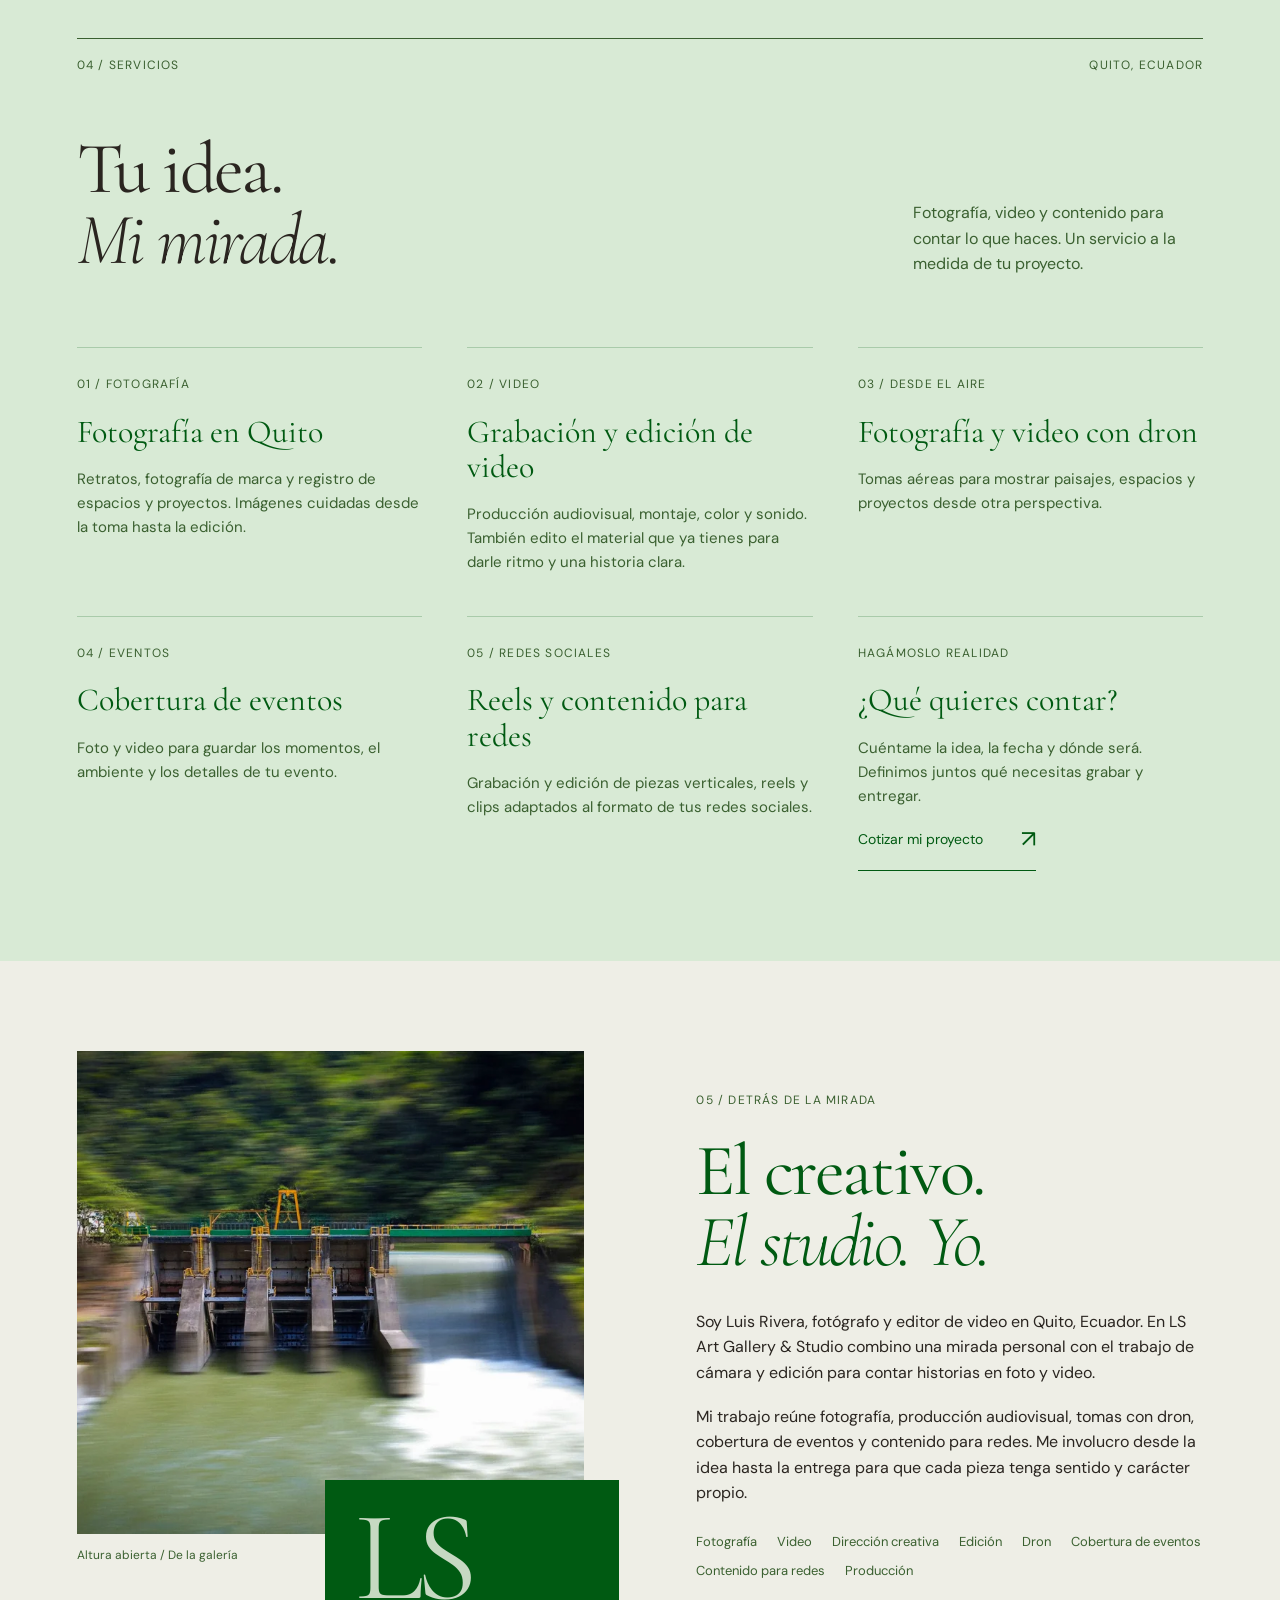
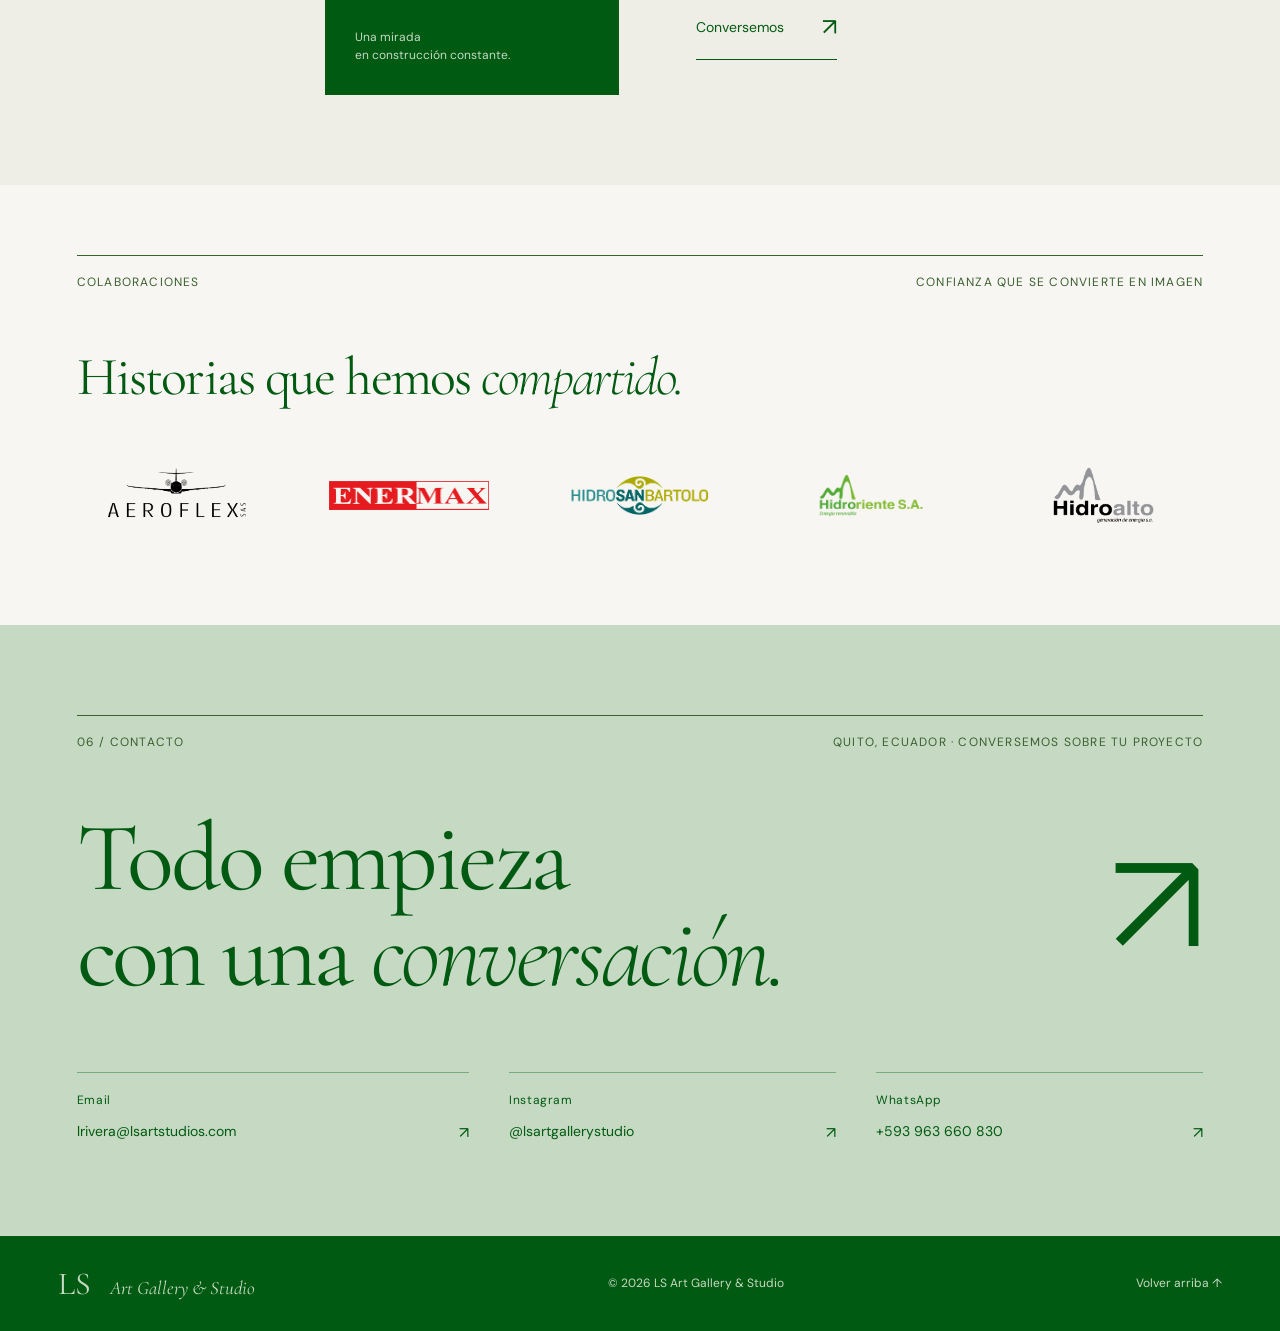
<file: ls-final/index.html>
<!DOCTYPE html>
<html lang="es">
<head>
<meta charset="UTF-8"/>
<meta name="viewport" content="width=device-width,initial-scale=1.0"/>
<meta name="google-site-verification" content="XpFqSykNkZOobCgNBsXsGVSF9Mt09kRxh77N28MkaJw" />
<title>Editor de video y fotógrafo en Quito | LS Art Studio</title>
<meta name="description" content="Luis Rivera: fotografía, grabación y edición de video en Quito. Tomas con dron, cobertura de eventos y contenido para redes sociales. Cotiza tu proyecto."/>
<link rel="canonical" href="https://lsartstudios.com/">
<meta name="robots" content="index,follow,max-image-preview:large">
<meta property="og:type" content="website">
<meta property="og:locale" content="es_EC">
<meta property="og:site_name" content="LS Art Gallery &amp; Studio">
<meta property="og:title" content="Editor de video y fotógrafo en Quito | LS Art Studio">
<meta property="og:description" content="Luis Rivera: fotografía, grabación y edición de video en Quito. Tomas con dron, cobertura de eventos y contenido para redes sociales. Cotiza tu proyecto.">
<meta property="og:url" content="https://lsartstudios.com/">
<meta property="og:image" content="https://lsartstudios.com/ls-final/images/optimized/1-1800.webp">
<meta property="og:image:alt" content="Fotografía de una central hidroeléctrica entre montañas, por LS Art Gallery &amp; Studio">
<meta name="twitter:card" content="summary_large_image">
<meta name="twitter:title" content="Editor de video y fotógrafo en Quito | LS Art Studio">
<meta name="twitter:description" content="Luis Rivera: fotografía, grabación y edición de video en Quito. Tomas con dron, cobertura de eventos y contenido para redes sociales. Cotiza tu proyecto.">
<meta name="twitter:image" content="https://lsartstudios.com/ls-final/images/optimized/1-1800.webp">
<link rel="icon" type="image/png" href="images/logo.png">
<link rel="apple-touch-icon" href="images/logo.png">
<link rel="preconnect" href="https://fonts.googleapis.com">
<link href="https://fonts.googleapis.com/css2?family=Cormorant+Garamond:ital,wght@0,300;0,400;0,600;1,300;1,400&family=DM+Sans:opsz,wght@9..40,300;9..40,400;9..40,500&display=swap" rel="stylesheet">
<link rel="stylesheet" href="assets/gallery.css">
<script type="application/ld+json">{"@context": "https://schema.org", "@graph": [{"@type": "ProfessionalService", "@id": "https://lsartstudios.com/#studio", "name": "LS Art Gallery & Studio", "url": "https://lsartstudios.com/", "description": "Luis Rivera: fotografía, grabación y edición de video en Quito. Tomas con dron, cobertura de eventos y contenido para redes sociales. Cotiza tu proyecto.", "image": "https://lsartstudios.com/ls-final/images/optimized/1-1800.webp", "telephone": "+593963660830", "email": "lrivera@lsartstudios.com", "areaServed": {"@type": "City", "name": "Quito"}, "founder": {"@type": "Person", "name": "Luis Rivera", "jobTitle": "Fotógrafo y editor de video"}, "sameAs": ["https://instagram.com/lsartgallerystudio"], "hasOfferCatalog": {"@type": "OfferCatalog", "name": "Servicios audiovisuales en Quito", "itemListElement": [{"@type": "Offer", "itemOffered": {"@type": "Service", "name": "Fotografía"}}, {"@type": "Offer", "itemOffered": {"@type": "Service", "name": "Grabación y edición de video"}}, {"@type": "Offer", "itemOffered": {"@type": "Service", "name": "Fotografía y video con dron"}}, {"@type": "Offer", "itemOffered": {"@type": "Service", "name": "Cobertura de eventos"}}, {"@type": "Offer", "itemOffered": {"@type": "Service", "name": "Contenido para redes sociales"}}]}}, {"@type": "WebSite", "@id": "https://lsartstudios.com/#website", "name": "LS Art Gallery & Studio", "url": "https://lsartstudios.com/", "inLanguage": "es-EC"}]}</script>
</head>
<body><a class="skip-link" href="#contenido">Saltar al contenido</a>
<header id="nav"><a href="#inicio" class="nlogo" aria-label="LS Art Gallery & Studio, inicio"><img src="images/logo.png" alt="LS" width="44" height="44"><span class="brand-name">Art Gallery<br>&amp; Studio</span></a>
<button class="menu-toggle" id="menu-toggle" aria-expanded="false" aria-controls="navigation">Menú <span aria-hidden="true">＋</span></button>
<nav id="navigation" aria-label="Navegación principal"><a href="#studio">Studio</a><a href="#fotografia">Fotografía</a><a href="#video">Video</a><a href="#servicios">Servicios</a><a href="#sobre-mi">Yo</a><a class="nav-contact" href="#contacto">Hablemos ↗</a></nav></header><main id="contenido"><section id="inicio" aria-labelledby="hero-title">
<div class="gallery-kicker"><span>Estudio audiovisual independiente · Quito</span><span>Foto / Video / Dron</span></div>
<h1 class="gallery-title" id="hero-title"><span class="hero-service">Fotografía y edición de video en Quito</span>El arte de <em>mirar.</em><span class="second-line">La forma de <em>contar.</em></span></h1>
<figure class="hero-art"><button type="button" onclick="olb('photo','p1')" aria-label="Ampliar fotografía Energía que fluye"><img src="images/optimized/1-1800.webp" srcset="images/optimized/1-640.webp 640w, /ls-final/images/optimized/1-1200.webp 1200w, /ls-final/images/optimized/1-1800.webp 1800w" sizes="(max-width: 700px) 88vw, 61vw" alt="Fotografía en blanco y negro de una central hidroeléctrica entre montañas" fetchpriority="high" width="1600" height="1067"></button><figcaption><span>01 — Energía que fluye</span><span>Fotografía artística ↗</span></figcaption></figure>
<div class="hero-note"><p>Soy Luis Rivera. Fotografía, grabación y edición de video, dron y contenido para redes desde Quito.</p><a class="gallery-link" href="#fotografia">Explorar la galería <span aria-hidden="true">↗</span></a></div>
<p class="hero-index">LS Art Gallery &amp; Studio</p>
</section>
<section id="demo-reel" class="reel-section video-section section-pad" aria-labelledby="reel-title"><div class="demo-reel">
<div class="reel-heading"><h2 id="reel-title">Demo reel</h2><span>LS Art Gallery &amp; Studio</span></div>
<div class="reel-screen" id="reel-screen">
<img src="images/optimized/Drone-1200.webp" alt="Vista aérea del paisaje, fotografía de LS Art Gallery &amp; Studio" width="1200" height="800" loading="lazy">
<div class="reel-cover" id="reel-cover"><span class="reel-status">Próximamente</span><p class="reel-title">Una mirada.<br><em>Muchas historias.</em></p><div class="reel-bottom"><span>Foto / Video / Dron</span><span>Quito, Ecuador</span></div></div>
</div>
<div class="reel-caption"><p id="reel-description">Aquí podrás ver mi demo reel: una selección de imágenes, ritmo y momentos que reúnen mi trabajo audiovisual.</p><a href="https://wa.me/593963660830?text=Hola%20Luis%2C%20me%20interesa%20conocer%20tu%20trabajo%20audiovisual." target="_blank" rel="noopener noreferrer">Hablemos de tu video ↗</a></div>
</div></section>
<section id="studio" class="studio section-pad" aria-labelledby="studio-title">
<div class="section-label"><span>01 / El studio</span><span>Una mirada, muchas formas</span></div>
<div class="studio-intro"><h2 id="studio-title">La técnica encuentra<br>su <em>lado sensible.</em></h2><div><p>Soy Luis Rivera, detrás de LS Art Gallery &amp; Studio. Trabajo en fotografía y producción audiovisual en Quito: desde la grabación hasta la edición del video final.</p><p>Retratos, cobertura de eventos, tomas con dron y contenido para redes sociales. Cuéntame qué necesitas comunicar y definimos el formato para tu proyecto.</p><a class="gallery-link" href="#sobre-mi">Detrás de la mirada <span aria-hidden="true">↗</span></a></div></div>
<div class="studio-stats"><div><strong>Foto</strong><span>Retratos e imagen de marca</span></div><div><strong>Video</strong><span>Grabación y edición</span></div><div><strong>Dron</strong><span>Fotografía y tomas aéreas</span></div><div><strong>Redes</strong><span>Reels y contenido vertical</span></div></div>
</section>
<section id="fotografia" class="photo-section section-pad" aria-labelledby="photo-title"><div class="section-label"><span>02 / Fotografía</span><span>Una selección de la galería</span></div><div class="section-heading"><h2 id="photo-title">Mirar.<br><em>Sentir. Detenerse.</em></h2><p>Territorio, luz y presencia.<br>Historias que habitan un instante.</p></div><div class="photo-grid" id="pgrid"></div><noscript><p>Activa JavaScript para recorrer las fichas de la galería.</p><img src="images/1.jpeg" alt="Energía que fluye" width="800"></noscript></section>
<section id="video" class="video-section section-pad" aria-labelledby="video-title"><div class="section-label"><span>03 / Video</span><span>Grabación · Edición · Dron</span></div><div class="section-heading"><h2 id="video-title">Historias<br><em>en movimiento.</em></h2><p>Edición de video en Quito para marcas, eventos y redes sociales. Del material grabado a una historia que se entiende y se siente.</p></div><div class="video-list" id="vgrid"></div><div id="video-empty" class="video-empty"><p class="eyebrow">Tu próximo proyecto, en movimiento</p><h3>Reels, cobertura y una mirada desde el aire.</h3><p>Cada formato cuenta algo distinto. Conversemos sobre tu idea y te comparto muestras de video según lo que buscas.</p><a class="gallery-link" href="https://wa.me/593963660830?text=Hola%20Luis%2C%20quisiera%20ver%20muestras%20de%20tus%20videos." target="_blank" rel="noopener noreferrer">Pedir muestras de video <span aria-hidden="true">↗</span></a></div></section>
<section id="servicios" class="design-section section-pad" aria-labelledby="services-title"><div class="section-label"><span>04 / Servicios</span><span>Quito, Ecuador</span></div><div class="section-heading"><h2 id="services-title">Tu idea.<br><em>Mi mirada.</em></h2><p>Fotografía, video y contenido para contar lo que haces. Un servicio a la medida de tu proyecto.</p></div><div class="services-grid">
<article><span class="eyebrow">01 / Fotografía</span><h3>Fotografía en Quito</h3><p>Retratos, fotografía de marca y registro de espacios y proyectos. Imágenes cuidadas desde la toma hasta la edición.</p></article>
<article><span class="eyebrow">02 / Video</span><h3>Grabación y edición de video</h3><p>Producción audiovisual, montaje, color y sonido. También edito el material que ya tienes para darle ritmo y una historia clara.</p></article>
<article><span class="eyebrow">03 / Desde el aire</span><h3>Fotografía y video con dron</h3><p>Tomas aéreas para mostrar paisajes, espacios y proyectos desde otra perspectiva.</p></article>
<article><span class="eyebrow">04 / Eventos</span><h3>Cobertura de eventos</h3><p>Foto y video para guardar los momentos, el ambiente y los detalles de tu evento.</p></article>
<article><span class="eyebrow">05 / Redes sociales</span><h3>Reels y contenido para redes</h3><p>Grabación y edición de piezas verticales, reels y clips adaptados al formato de tus redes sociales.</p></article>
<article class="service-contact"><span class="eyebrow">Hagámoslo realidad</span><h3>¿Qué quieres contar?</h3><p>Cuéntame la idea, la fecha y dónde será. Definimos juntos qué necesitas grabar y entregar.</p><a class="gallery-link" href="#contacto">Cotizar mi proyecto <span aria-hidden="true">↗</span></a></article>
</div></section>
<section id="sobre-mi" class="about-section section-pad" aria-labelledby="about-title"><div class="about-art"><img src="images/optimized/Drone-1200.webp" alt="Una mirada aérea al paisaje y la arquitectura de una central hidroeléctrica" width="1200" height="800" loading="lazy"><span class="art-caption">Altura abierta / De la galería</span><div class="studio-mark" aria-hidden="true">LS<span>Una mirada<br>en construcción constante.</span></div></div><div class="about-copy"><span class="eyebrow">05 / Detrás de la mirada</span><h2 id="about-title">El creativo.<br><em>El studio. Yo.</em></h2><p>Soy Luis Rivera, fotógrafo y editor de video en Quito, Ecuador. En LS Art Gallery &amp; Studio combino una mirada personal con el trabajo de cámara y edición para contar historias en foto y video.</p><p>Mi trabajo reúne fotografía, producción audiovisual, tomas con dron, cobertura de eventos y contenido para redes. Me involucro desde la idea hasta la entrega para que cada pieza tenga sentido y carácter propio.</p><div class="skills"><span>Fotografía</span><span>Video</span><span>Dirección creativa</span><span>Edición</span><span>Dron</span><span>Cobertura de eventos</span><span>Contenido para redes</span><span>Producción</span></div><a class="gallery-link" href="#contacto">Conversemos <span aria-hidden="true">↗</span></a></div></section>
<section id="clientes" class="clients-section section-pad" aria-labelledby="clients-title"><div class="section-label"><span>Colaboraciones</span><span>Confianza que se convierte en imagen</span></div><h2 id="clients-title">Historias que hemos <em>compartido.</em></h2><div class="client-logos"><div class="client-logo"><img src="images/Aeroflex.png" alt="Aeroflex" loading="lazy" width="200" height="85"></div><div class="client-logo"><img src="images/client-enermax.png" alt="Enermax S.A." loading="lazy" width="200" height="85"></div><div class="client-logo"><img src="images/client-hidrosanbartolo.png" alt="Hidrosanbartolo" loading="lazy" width="200" height="85"></div><div class="client-logo"><img src="images/Hidroriente.png" alt="Hidroriente S.A." loading="lazy" width="200" height="85"></div><div class="client-logo"><img src="images/client-hidroalto.png" alt="Hidroalto Generación de Energía S.A." loading="lazy" width="200" height="85"></div></div></section>
<section id="contacto" class="contact-section section-pad" aria-labelledby="contact-title"><div class="section-label"><span>06 / Contacto</span><span>Quito, Ecuador · Conversemos sobre tu proyecto</span></div><div class="contact-heading"><h2 id="contact-title">Todo empieza<br>con una <em>conversación.</em></h2><a class="contact-arrow" href="mailto:lrivera@lsartstudios.com" aria-label="Escribir un correo a LS Art Gallery & Studio">↗</a></div><div class="contact-links"><a href="mailto:lrivera@lsartstudios.com"><span>Email</span><strong>lrivera@lsartstudios.com</strong><span aria-hidden="true">↗</span></a><a href="https://instagram.com/lsartgallerystudio" target="_blank" rel="noopener noreferrer"><span>Instagram</span><strong>@lsartgallerystudio</strong><span aria-hidden="true">↗</span></a><a href="https://wa.me/593963660830" target="_blank" rel="noopener noreferrer"><span>WhatsApp</span><strong>+593 963 660 830</strong><span aria-hidden="true">↗</span></a></div></section>
</main><footer><a class="footer-brand" href="#inicio">LS <em>Art Gallery &amp; Studio</em></a><p>© 2026 LS Art Gallery &amp; Studio</p><a href="#inicio">Volver arriba ↑</a></footer>
<dialog id="art-dialog" aria-labelledby="dialog-title"><div class="dialog-toolbar"><span id="dialog-count"></span><button id="dialog-close" type="button" aria-label="Cerrar ficha">Cerrar ×</button></div><div id="dialog-content"></div><div class="dialog-navigation"><button id="dialog-prev" type="button">← Anterior</button><button id="dialog-next" type="button">Siguiente →</button></div></dialog>
<script src="assets/portfolio-data.js"></script><script src="assets/gallery.js"></script>
</body></html>
</file>
<file: ls-final/assets/gallery.css>
*,*::before,*::after{box-sizing:border-box}*{margin:0}html{scroll-behavior:smooth;scroll-padding-top:32px}body{font-family:var(--body);font-size:16px;line-height:1.6;color:var(--text)}button,a{-webkit-tap-highlight-color:transparent}button,input{font:inherit}button{color:inherit}a{color:inherit}button,a{touch-action:manipulation}button{cursor:pointer}button:focus-visible,a:focus-visible{outline:2px solid var(--accent);outline-offset:6px}button:disabled{opacity:.4;cursor:default}img{max-width:100%;display:block}a{text-underline-offset:5px}::selection{background:var(--cream);color:var(--accent2)}h2{font:400 clamp(52px,5.7vw,88px)/.98 var(--disp);letter-spacing:-.035em}h2 em{font-weight:300}p{max-width:65ch}button{border-radius:0}.skip-link{position:fixed;top:-100px;left:20px;z-index:3000;background:var(--accent2);color:white;padding:12px}.skip-link:focus{top:16px}#nav{display:flex;align-items:center;justify-content:space-between}.nlogo{display:flex;align-items:center;text-decoration:none;flex-shrink:0}.nlogo img{height:44px;object-fit:cover}#navigation{display:flex;align-items:center;gap:24px}#navigation a{font-size:14px;text-decoration:none;white-space:nowrap;transition:color .2s}#navigation a:hover{color:var(--accent)}#navigation .nav-contact{border-bottom:1px solid var(--accent2);padding:8px 0;margin-left:18px;color:var(--accent2)}.menu-toggle{display:none}.section-pad{padding:90px 6%}.section-label{display:flex;justify-content:space-between;gap:20px;font-size:12px;line-height:1.4;text-transform:uppercase;letter-spacing:.1em;border-top:1px solid currentColor;padding-top:18px;margin-bottom:60px;color:var(--muted)}.section-heading{display:flex;align-items:flex-end;justify-content:space-between;gap:60px;margin-bottom:70px}.section-heading p{max-width:290px;font-size:16px;color:var(--muted)}

:root{--off:#f8f6f2;--cream:#c6d9c2;--sand:#d8ead5;--accent:#3d9e28;--accent2:#005a12;--text:#2a2520;--muted:#3a6030;--disp:'Cormorant Garamond',serif;--body:'DM Sans',sans-serif}
body{background:var(--off)}
body::after{content:"";position:fixed;inset:0;pointer-events:none;z-index:1100;opacity:.055;background-image:url("data:image/svg+xml,%3Csvg viewBox='0 0 160 160' xmlns='http://www.w3.org/2000/svg'%3E%3Cfilter id='n'%3E%3CfeTurbulence type='fractalNoise' baseFrequency='.8' numOctaves='3' stitchTiles='stitch'/%3E%3C/filter%3E%3Cpath filter='url(%23n)' opacity='.65' d='M0 0h160v160H0z'/%3E%3C/svg%3E")}
#nav,#nav.sc{position:absolute;padding:22px 4.5%;background:transparent;box-shadow:none;border-bottom:1px solid #005a1229;backdrop-filter:none;gap:32px}
.nlogo{height:44px;gap:12px}.nlogo img{width:44px}.brand-name{font-size:12px;letter-spacing:.09em;color:var(--accent2);line-height:1.4;font-weight:500;text-transform:uppercase}.nlinks{gap:24px}.nlinks a{font:14px var(--body)}.ncta{background:none!important;color:var(--accent2)!important;border-bottom:1px solid var(--accent2);border-radius:0;padding:6px 0}
#inicio{min-height:850px;height:100svh;max-height:1150px;display:block;padding:138px 4.5% 32px;overflow:hidden;background:var(--off)}
.gallery-kicker{display:flex;justify-content:space-between;gap:20px;font-size:12px;letter-spacing:.11em;text-transform:uppercase;color:var(--accent2)}
.gallery-title{position:relative;z-index:2;font:400 clamp(78px,10.5vw,172px)/.84 var(--disp);letter-spacing:-.045em;color:var(--accent2);margin:34px 0 0;max-width:1100px}.gallery-title em{font-weight:300}.gallery-title .second-line{display:block;margin-left:18%}
.hero-art{position:absolute;right:4.5%;top:38%;width:61%;height:52%;margin:0}.hero-art button{display:block;width:100%;height:100%;padding:0;border:0;background:#202a20;cursor:zoom-in;overflow:hidden}.hero-art img{width:100%;height:100%;object-fit:cover;transition:transform 1s}.hero-art button:hover img{transform:scale(1.025)}.hero-art figcaption{display:flex;justify-content:space-between;font-size:12px;padding-top:10px;color:var(--muted)}
.hero-note{position:absolute;left:4.5%;top:54%;width:23%;max-width:275px}.hero-note p{font-size:16px;line-height:1.7;margin-bottom:32px}.gallery-link{display:inline-flex;align-items:center;justify-content:space-between;gap:38px;border-bottom:1px solid var(--accent2);padding:12px 0;color:var(--accent2);font-size:14px;text-decoration:none}.gallery-link span{font-size:24px}.hero-index{position:absolute;bottom:35px;left:4.5%;font:italic 24px var(--disp);color:var(--muted)}
@media(min-width:1600px){.gallery-title{max-width:1400px}}
@media(max-width:1000px){.nlinks{gap:15px}.nlinks a{font-size:13px}.brand-name{display:none}#inicio{min-height:780px}.hero-art{top:40%;height:47%;width:62%}.hero-note{top:53%;width:27%}}
@media(max-width:700px){#nav,#nav.sc{padding:18px 6%}.nlinks{display:none}.hbg{display:flex;padding:12px}.brand-name{display:block}#inicio{height:auto;max-height:none;min-height:0;padding:118px 6% 30px}.gallery-kicker{font-size:12px}.gallery-kicker span:last-child{display:none}.gallery-title{font-size:clamp(65px,13vw,94px);margin:25px 0 28px}.gallery-title .second-line{margin-left:9%}.hero-art{position:relative;inset:auto;width:100%;height:auto}.hero-art button{aspect-ratio:1.24}.hero-art figcaption{font-size:12px}.hero-note{position:relative;inset:auto;width:100%;max-width:none;margin-top:35px}.hero-note p{margin-bottom:12px;max-width:340px}.hero-index{position:static;margin-top:35px}#mob{z-index:999}#nav{z-index:1000}.hbg{position:relative}}
/* Exhibition rooms */
.studio{background:var(--cream);padding-top:68px;padding-bottom:70px}.studio-intro{display:grid;grid-template-columns:1.5fr 1fr;gap:12%;align-items:start}.studio-intro h2{color:var(--accent2)}.studio-intro p+p{margin-top:18px}.studio-stats{margin-top:75px;border-top:1px solid #005a1230;display:grid;grid-template-columns:repeat(4,1fr);padding-top:30px;gap:24px}.studio-stats div{display:flex;flex-direction:column}.studio-stats strong{font:400 64px/1.2 var(--disp);color:var(--accent2)}.studio-stats span{font-size:14px;color:var(--muted)}
.photo-section{padding-top:105px}.photo-section h2{color:var(--accent2)}.photo-grid{display:grid;grid-template-columns:1.18fr 1fr;column-gap:11%;row-gap:95px;align-items:start}.photo-card:nth-child(even){padding-top:145px}.photo-card:nth-child(4n+3){max-width:90%}.photo-card:last-child{grid-column:1/-1;max-width:80%;width:100%;justify-self:center;padding-top:0}.photo-frame{display:block;border:0;background:#e6e7df;padding:20px;width:100%;cursor:zoom-in;position:relative}.photo-frame::after{content:'↗';position:absolute;right:29px;bottom:28px;color:white;background:var(--accent2);width:36px;height:36px;display:grid;place-items:center;opacity:0;transition:opacity .25s,transform .25s;transform:translateY(5px)}.photo-frame:hover::after,.photo-frame:focus-visible::after{opacity:1;transform:none}.photo-frame img{width:100%;height:auto;object-fit:contain;box-shadow:0 2px 9px #1929191a;transition:filter .3s}.photo-frame:hover img{filter:brightness(1.03)}.photo-plaque{display:grid;grid-template-columns:32px 1fr;gap:14px;margin-top:22px}.photo-number{font-size:12px;color:var(--muted);padding-top:5px}.photo-plaque h3{font:400 29px/1.15 var(--disp)}.photo-category{font-size:12px;color:var(--muted);display:block;margin:6px 0 10px;letter-spacing:.055em}.photo-plaque p{font-size:14px;line-height:1.65;max-width:350px;color:#5b6256}
.video-section{background:var(--accent2);color:var(--off);position:relative}.video-section .section-label{color:var(--cream);border-color:#c6d9c252}.video-section .section-heading p{color:var(--cream)}.video-section h2 em{color:#b8dba9}.video-list{border-top:1px solid #c6d9c252}.video-card{display:grid;grid-template-columns:50px 1fr auto;gap:28px;align-items:center;width:100%;padding:28px 0;border:0;border-bottom:1px solid #c6d9c252;background:transparent;color:var(--off);text-align:left;transition:padding .25s,background .25s}.video-card:hover{padding-left:18px;padding-right:18px;background:#ffffff08}.work-no{font:italic 26px var(--disp);color:#b8dba9}.video-card h3{font:400 clamp(25px,2.8vw,39px)/1.18 var(--disp);margin-bottom:7px}.video-card .work-meta{font-size:12px;color:var(--cream);letter-spacing:.07em}.work-action{font-size:14px;white-space:nowrap}.work-action span{font-size:24px;margin-left:22px}
.design-section{background:#d8ead5}.design-layout{display:grid;grid-template-columns:1fr 1.1fr;gap:10%}.design-intro h2{color:var(--accent2)}.design-intro p{max-width:280px;margin-top:28px;color:var(--muted)}.discipline-note{display:block;font:italic 24px var(--disp);color:var(--accent2);margin-top:56px}.design-card{padding:25px 0;border:0;border-bottom:1px solid #005a1238;background:transparent;width:100%;text-align:left;display:grid;grid-template-columns:35px 1fr 24px;gap:18px;align-items:center}.design-card:first-child{padding-top:0}.design-card .work-no{color:var(--muted);font-size:20px}.design-card h3{font:400 32px/1.15 var(--disp)}.design-card small{display:block;color:var(--muted);font-size:12px;margin-top:6px}.design-card:hover h3{color:var(--accent2)}
.projects-section h2{color:var(--accent2)}.project-list{border-top:1px solid #005a1238}.project-card{display:grid;grid-template-columns:70px 1.2fr 1fr 35px;align-items:center;text-align:left;gap:24px;border:0;border-bottom:1px solid #005a1238;background:transparent;padding:30px 0;width:100%}.project-card .work-no{color:var(--muted);font-size:20px}.project-card h3{font:400 31px/1.15 var(--disp);transition:color .2s}.project-card:hover h3{color:var(--accent)}.project-card .project-sub{font-size:13px;color:var(--muted)}.project-arrow{font-size:26px;color:var(--accent2)}
.about-section{display:grid;grid-template-columns:1fr 1fr;gap:10%;align-items:center;background:#eeeee6}.about-art{position:relative;padding-bottom:130px}.about-art>img{width:100%;height:auto;aspect-ratio:1.05;object-fit:cover}.art-caption{font-size:12px;color:var(--muted);display:block;margin-top:12px}.studio-mark{position:absolute;right:-35px;bottom:0;background:var(--accent2);color:var(--cream);width:58%;padding:30px;font:400 clamp(80px,10vw,150px)/.75 var(--disp);letter-spacing:-.06em}.studio-mark span{display:block;margin-top:22px;font:12px/1.55 var(--body);letter-spacing:0}.eyebrow{font-size:12px;letter-spacing:.1em;text-transform:uppercase;color:var(--muted)}.about-copy h2{margin:24px 0 30px;color:var(--accent2)}.about-copy p{font-size:16px}.about-copy p+p{margin-top:18px}.skills{display:flex;gap:8px 20px;flex-wrap:wrap;margin:26px 0 15px;color:var(--muted);font-size:13px}.clients-section{padding-top:70px;padding-bottom:80px}.clients-section h2{font-size:clamp(38px,4.2vw,64px);color:var(--accent2)}.client-logos{margin-top:42px;display:grid;grid-template-columns:repeat(5,1fr);gap:30px;align-items:center}.client-logo{height:100px;display:flex;align-items:center;justify-content:center}.client-logo img{max-height:65px;max-width:160px;width:100%;height:auto;object-fit:contain}.client-logo:first-child img{max-height:100px}
.contact-section{background:var(--cream);color:var(--accent2)}.contact-heading{display:flex;justify-content:space-between;align-items:center;gap:35px}.contact-heading h2{font-size:clamp(54px,7.6vw,118px)}.contact-arrow{font:300 clamp(90px,12vw,190px)/1 var(--body);text-decoration:none;transition:transform .3s}.contact-arrow:hover{transform:translate(8px,-8px)}.contact-links{display:grid;grid-template-columns:1.2fr 1fr 1fr;gap:40px;margin-top:70px}.contact-links a{display:grid;grid-template-columns:1fr auto;gap:10px;text-decoration:none;border-top:1px solid #005a1260;padding-top:18px}.contact-links a>span:first-child{font-size:12px;letter-spacing:.05em;grid-column:1/-1}.contact-links strong{font-size:14px;font-weight:400;overflow-wrap:anywhere}.contact-links a:hover strong{text-decoration:underline}footer{padding:28px 4.5%;display:flex;align-items:center;justify-content:space-between;gap:24px;background:var(--accent2);color:var(--cream)}footer p,footer>a:last-child{font-size:12px}footer a{text-decoration:none}.footer-brand{font:400 32px var(--disp)}.footer-brand em{font-size:19px;margin-left:12px}
/* Artwork viewer: native dialog owns focus and Escape behavior. */
body.modal-open{overflow:hidden}#art-dialog{border:0;max-width:none;width:min(1280px,94vw);max-height:94svh;padding:22px 30px 25px;background:var(--off);color:var(--text);margin:auto;overscroll-behavior:contain}#art-dialog::backdrop{background:#11180feb;backdrop-filter:blur(8px)}.dialog-toolbar,.dialog-navigation{display:flex;justify-content:space-between;align-items:center;gap:20px}.dialog-toolbar{margin-bottom:20px;font-size:13px;color:var(--muted)}.dialog-toolbar button,.dialog-navigation button{border:0;background:transparent;padding:10px 0;font-size:14px;color:var(--accent2);min-height:44px}.dialog-layout{display:grid;grid-template-columns:1.8fr 1fr;gap:40px;align-items:center}.dialog-media{width:100%;height:min(63svh,700px);object-fit:contain;background:#e9e9e0}.dialog-media iframe{border:0;width:100%;height:100%}.dialog-copy h2{font-size:clamp(36px,4vw,59px);margin:14px 0 24px}.dialog-copy .eyebrow{display:block}.dialog-copy p{font-size:16px}.dialog-tags{display:flex;flex-wrap:wrap;gap:8px 18px;font-size:13px;color:var(--muted);margin-top:25px}.dialog-copy-only{padding:30px 8% 50px;max-width:900px}.media-note{margin-top:24px;color:var(--muted);border-top:1px solid #005a1230;padding-top:16px;font-size:14px!important}.dialog-navigation{border-top:1px solid #005a1230;margin-top:22px}#dialog-content a{display:inline-block;margin-top:20px;color:var(--accent2)}
@media(min-width:1800px){.section-pad{padding-left:max(6%,calc((100vw - 1560px)/2));padding-right:max(6%,calc((100vw - 1560px)/2))}}
@media(max-width:1100px){#navigation{gap:16px}#navigation .nav-contact{margin-left:0}#navigation a{font-size:13px}.brand-name{display:none}.section-pad{padding:70px 5%}.photo-grid{column-gap:7%;row-gap:65px}.studio-intro{gap:7%}.project-card{grid-template-columns:40px 1.2fr 1fr 25px}.about-section{gap:8%}.studio-mark{right:-15px}.contact-links{gap:20px}.client-logos{gap:22px}.section-label{margin-bottom:45px}}
@media(max-width:800px){#navigation{gap:12px}#navigation a{font-size:12px}.section-heading{gap:35px}.section-heading p{max-width:220px}.project-card{grid-template-columns:30px 1fr 25px}.project-sub{grid-column:2;grid-row:2}.project-arrow{grid-column:3;grid-row:1/3}.project-card{row-gap:10px}.photo-card:nth-child(even){padding-top:100px}.about-section{gap:7%}.studio-mark{width:65%}.contact-links{grid-template-columns:1fr}.contact-links a{grid-template-columns:120px 1fr auto}.contact-links a>span:first-child{grid-column:auto}.client-logos{gap:20px}.design-layout{gap:7%}.design-card h3{font-size:28px}}
@media(max-width:700px){html{scroll-padding-top:20px}.brand-name{display:block}#nav{z-index:20}.menu-toggle{display:flex;gap:12px;align-items:center;padding:10px 0;border:0;background:transparent;color:var(--accent2);font-size:14px;min-height:44px}.menu-toggle span{font-size:24px}#navigation{display:none;position:absolute;top:80px;left:0;right:0;background:var(--off);padding:25px 6% 35px;border-bottom:1px solid var(--cream);box-shadow:0 20px 30px #1a28151a}#navigation.open{display:grid;grid-template-columns:1fr 1fr;gap:8px 30px}#navigation a{font-size:19px;padding:9px 0}#navigation .nav-contact{font-size:19px;justify-self:start}.section-pad{padding:60px 6%}.section-label{font-size:12px;margin-bottom:35px}.section-label>span:last-child{display:none}.studio-intro{grid-template-columns:1fr;gap:30px}.studio-stats{grid-template-columns:1fr 1fr;gap:30px;margin-top:35px}.studio-stats strong{font-size:54px}.section-heading{display:block;margin-bottom:40px}.section-heading p{margin-top:25px;max-width:340px}.photo-grid{grid-template-columns:1fr;row-gap:45px}.photo-card:nth-child(even){padding-top:0}.photo-card:nth-child(4n+3),.photo-card:last-child{max-width:100%}.photo-frame{padding:14px}.photo-plaque{margin-top:18px}.photo-plaque h3{font-size:29px}.video-card{grid-template-columns:30px 1fr;gap:14px;padding:25px 0}.video-card h3{font-size:29px}.video-card .work-action{grid-column:2;font-size:13px}.video-card .work-action span{font-size:20px;margin-left:10px}.design-layout{grid-template-columns:1fr;gap:40px}.discipline-note{margin-top:25px}.design-card{padding:23px 0}.project-card{gap:15px;padding:23px 0}.project-card h3{font-size:28px}.about-section{grid-template-columns:1fr;gap:50px}.about-art{margin-right:20px;padding-bottom:100px}.about-art>img{aspect-ratio:1.25}.studio-mark{width:54%;padding:26px;right:-20px;font-size:98px}.client-logos{grid-template-columns:repeat(2,1fr);gap:20px 30px}.client-logo:last-child{grid-column:1/-1}.client-logo{height:75px}.client-logo img{max-width:155px;max-height:60px}.client-logo:first-child img{max-height:85px}.contact-heading{display:block}.contact-heading h2{font-size:clamp(51px,10.7vw,74px)}.contact-arrow{display:inline-block;font-size:90px;margin-top:15px}.contact-links{margin-top:20px;gap:26px}.contact-links a{grid-template-columns:1fr auto}.contact-links a>span:first-child{grid-column:1/-1}.contact-links strong{font-size:16px}footer{padding:28px 6%;flex-wrap:wrap;gap:18px}footer .footer-brand{width:100%}.dialog-layout{grid-template-columns:1fr;gap:25px}.dialog-media{height:auto;max-height:52svh;min-height:0}.dialog-media:has(iframe){height:45svh}#art-dialog{width:96vw;padding:15px 18px;max-height:96svh}.dialog-copy h2{font-size:38px;margin-bottom:16px}.dialog-copy-only{padding:15px 0 30px}.dialog-navigation{position:sticky;bottom:-25px;background:var(--off);padding-bottom:8px}.dialog-toolbar{margin-bottom:10px}}
@media(prefers-reduced-motion:reduce){html{scroll-behavior:auto}*,*::before,*::after{animation:none!important;transition:none!important}}
/* Keep the two-line title within the page at every viewport width. */
.gallery-title{max-width:none}
@media(max-width:700px){.gallery-title{font-size:clamp(40px,11vw,76px)}}

/* One frame treatment; the photograph determines its height. */
.photo-frame{padding:clamp(12px,1.5vw,20px);background:#e6e7df;border:1px solid #005a1224}
.photo-frame img{display:block;width:100%;height:auto;aspect-ratio:auto;object-fit:contain}
.hero-service{display:block;font:400 13px/1.5 var(--body);letter-spacing:.035em;margin-bottom:18px}
.services-grid{display:grid;grid-template-columns:repeat(3,minmax(0,1fr));gap:42px 45px}
.services-grid article{border-top:1px solid #005a1238;padding-top:22px}
.services-grid h3{font:400 32px/1.1 var(--disp);color:var(--accent2);margin:18px 0}
.services-grid p{font-size:15px;color:var(--muted)}
.video-empty{padding:40px 0 12px;max-width:650px}.video-empty[hidden]{display:none}
.video-empty .eyebrow{color:var(--cream)}.video-empty h3{font:400 40px/1.1 var(--disp);margin:18px 0}
.video-empty p{color:var(--cream)}.video-empty .gallery-link{color:var(--off);border-color:var(--cream);margin-top:20px}
.dialog-media.is-vertical{aspect-ratio:9/16;width:auto;max-width:100%;height:min(68svh,740px);justify-self:center}
@media(max-width:900px){.services-grid{grid-template-columns:repeat(2,minmax(0,1fr))}}
@media(max-width:700px){.services-grid{grid-template-columns:1fr;gap:32px}.hero-service{font-size:12px;letter-spacing:0}.video-empty h3{font-size:34px}}

#nav{width:100%;left:0;top:0}

/* Featured reel: a real photograph holds its place until the reel is available. */
.demo-reel{margin:0 0 65px;scroll-margin-top:35px}
.reel-heading{display:flex;align-items:center;justify-content:space-between;gap:20px;margin-bottom:20px}
.reel-heading h3{font:400 38px/1.1 var(--disp)}.reel-heading>span{font-size:12px;color:var(--cream);letter-spacing:.08em;text-transform:uppercase}
.reel-screen{position:relative;aspect-ratio:16/9;overflow:hidden;background:#102719;border:1px solid #c6d9c260}
.reel-screen>img{width:100%;height:100%;object-fit:cover;filter:brightness(.5) saturate(.6)}
.reel-cover{position:absolute;inset:0;padding:clamp(20px,4vw,60px);display:flex;flex-direction:column;justify-content:space-between;background:linear-gradient(180deg,#09231526,#09231510 35%,#092315b3)}
.reel-status{align-self:flex-start;border:1px solid #f8f6f280;padding:6px 12px;font-size:11px;letter-spacing:.12em;text-transform:uppercase}
.reel-title{font:400 clamp(36px,6.5vw,100px)/.95 var(--disp);letter-spacing:-.025em;color:var(--off)}.reel-title em{font-weight:300}
.reel-bottom{display:flex;justify-content:space-between;gap:20px;font-size:11px;letter-spacing:.1em;text-transform:uppercase;color:var(--cream)}
.reel-caption{display:flex;align-items:start;justify-content:space-between;gap:35px;padding-top:20px}.reel-caption p{max-width:550px;font-size:14px;color:var(--cream)}.reel-caption a{font-size:14px;white-space:nowrap}
.reel-screen>iframe,.reel-screen>video{display:block;border:0;width:100%;height:100%;object-fit:contain}
@media(max-width:700px){.demo-reel{margin-bottom:45px}.reel-heading h3{font-size:32px}.reel-heading>span{font-size:10px;max-width:120px;text-align:right}.reel-screen{aspect-ratio:4/3}.reel-cover{padding:20px}.reel-title{font-size:clamp(34px,8vw,56px)}.reel-bottom{font-size:9px;letter-spacing:.04em}.reel-caption{display:block}.reel-caption a{display:inline-block;margin-top:15px}.reel-status{font-size:10px;padding:4px 8px}}

.reel-section>.demo-reel{margin:0}
.reel-heading h2{font:400 38px/1.1 var(--disp);letter-spacing:0}
@media(max-width:700px){.reel-heading h2{font-size:32px}}
</file>
